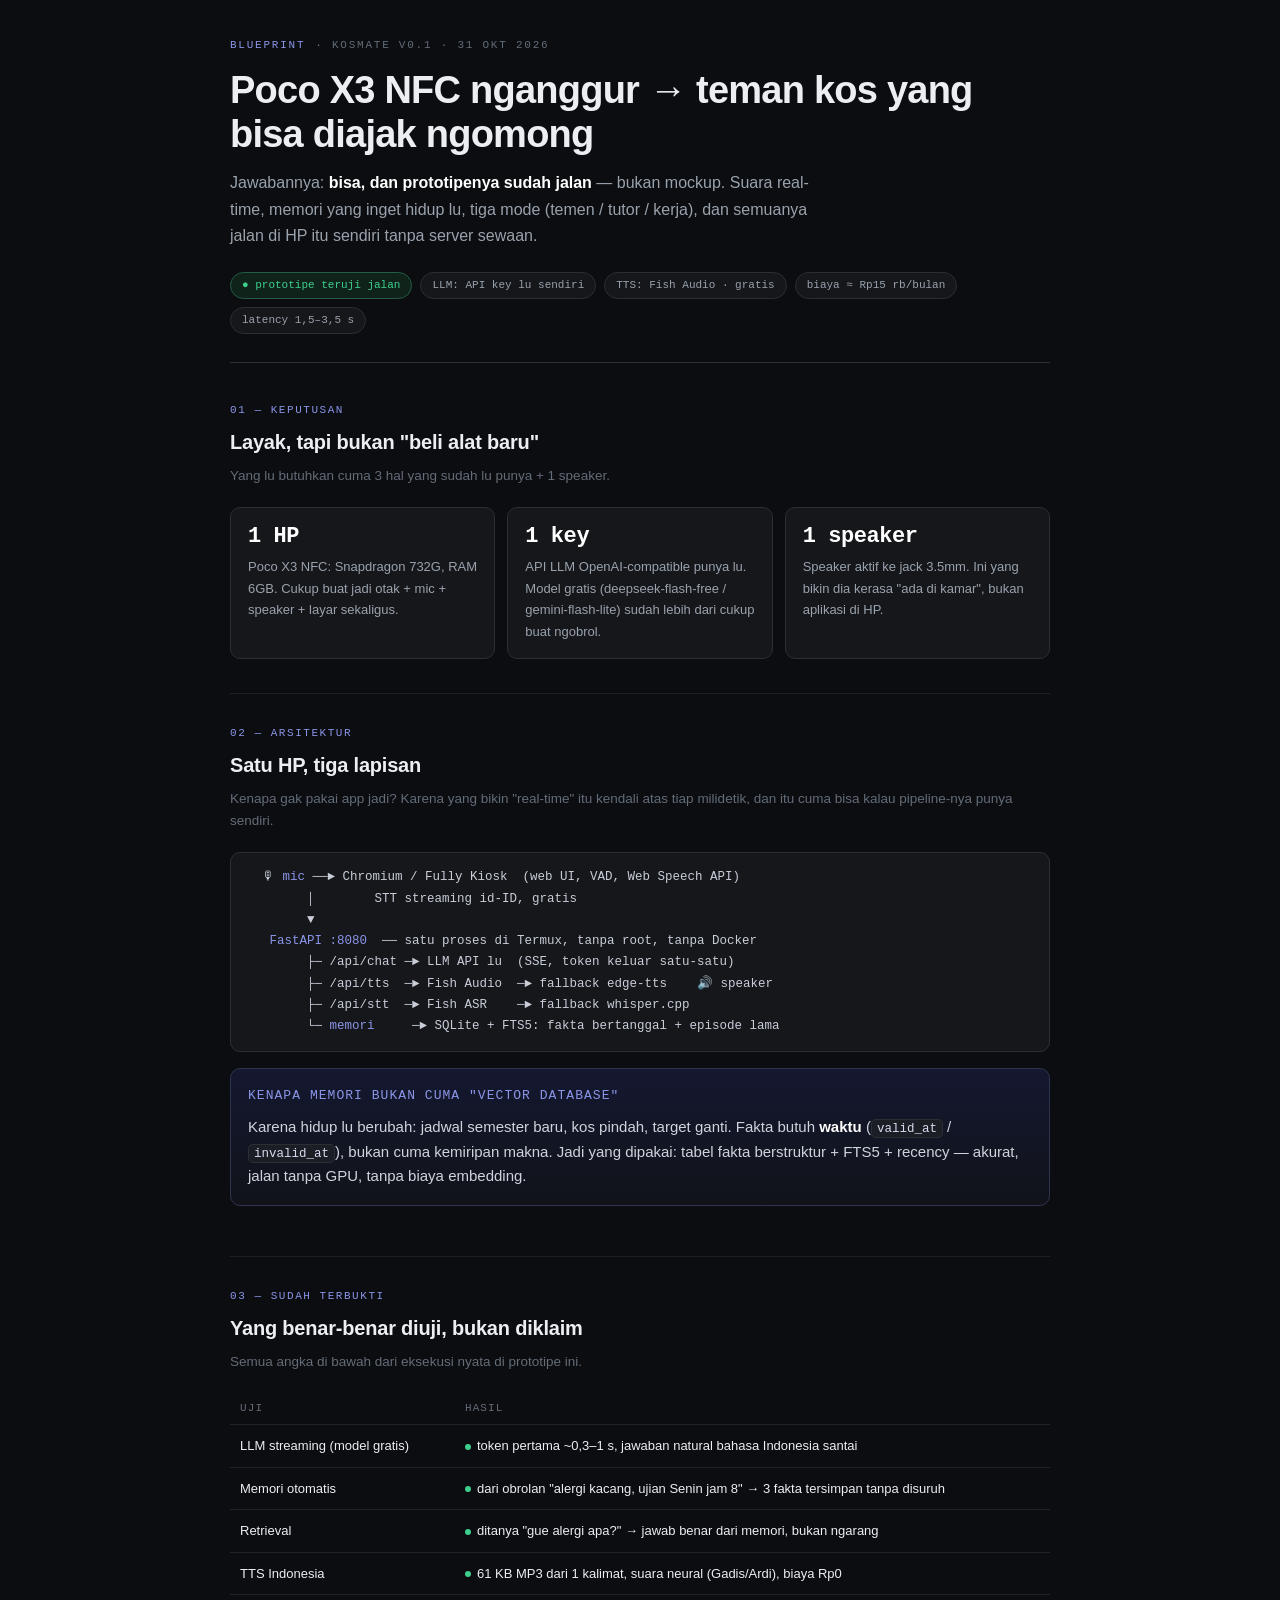
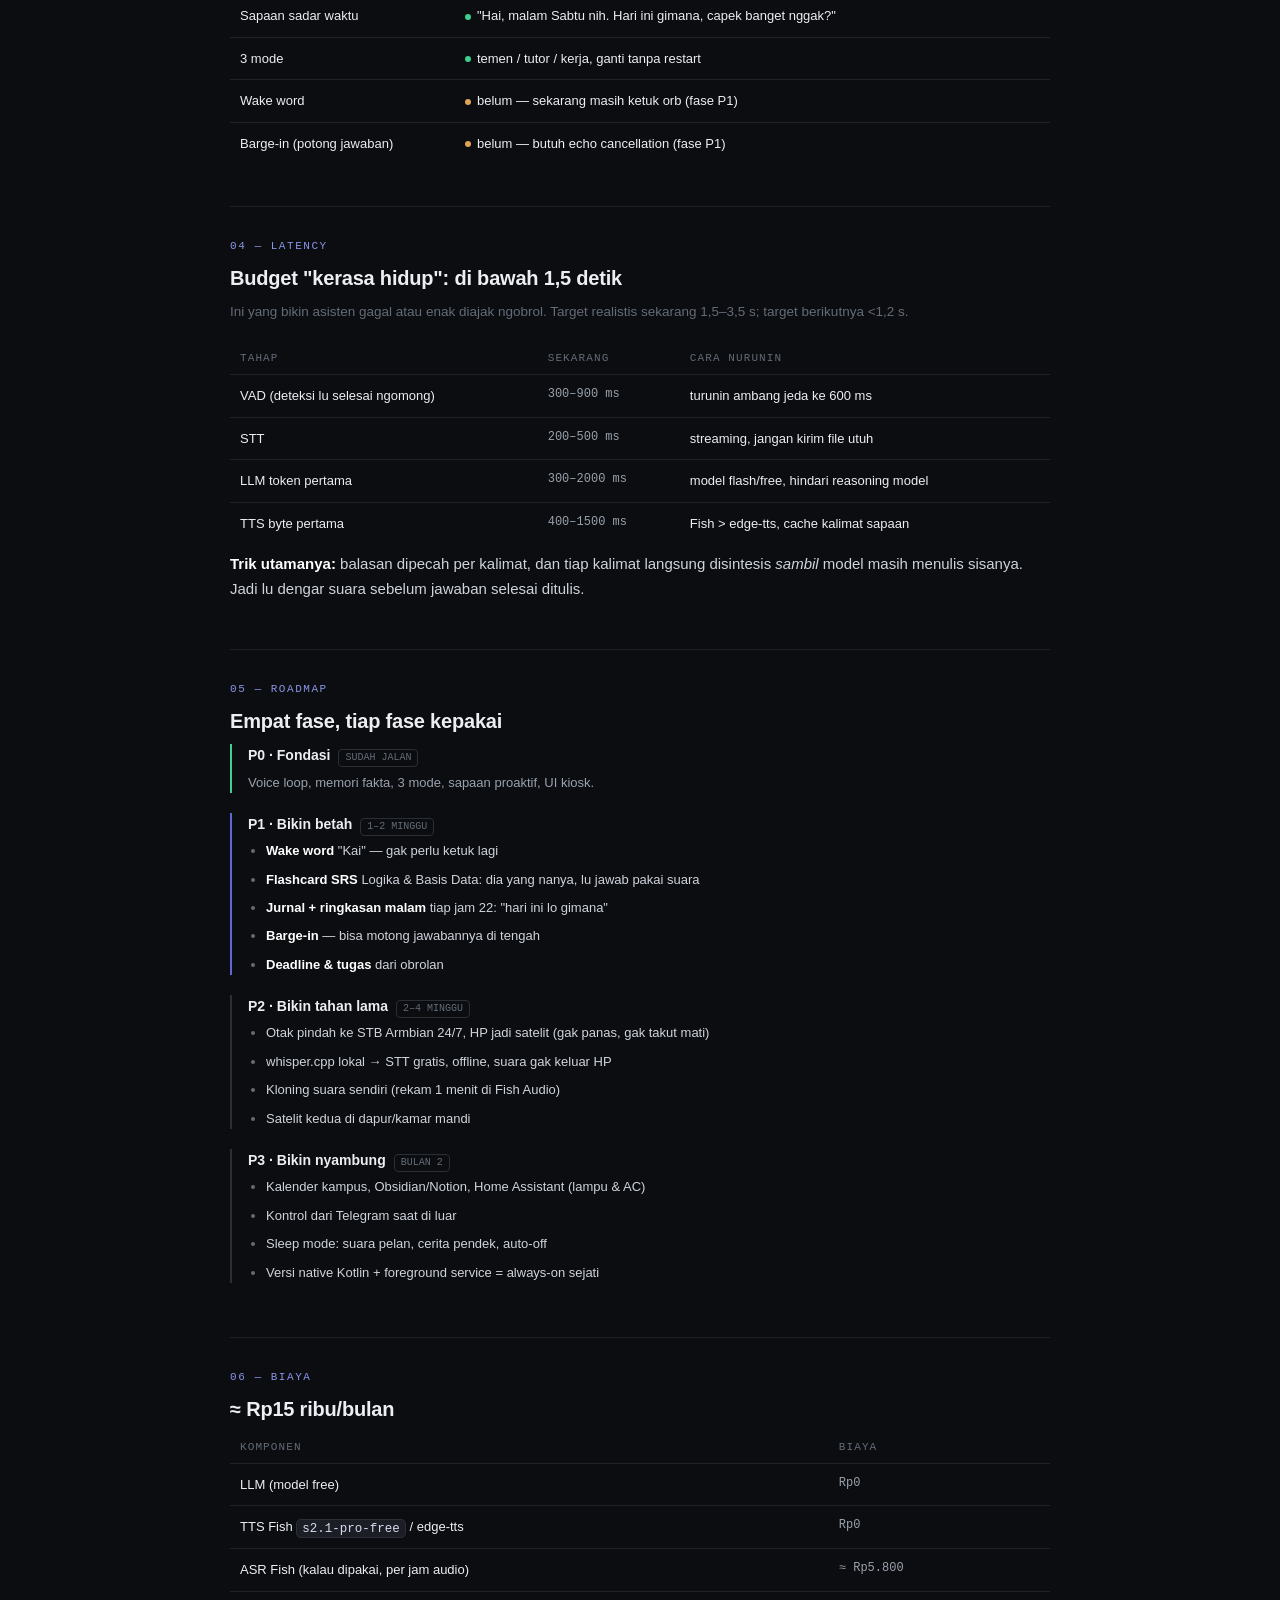
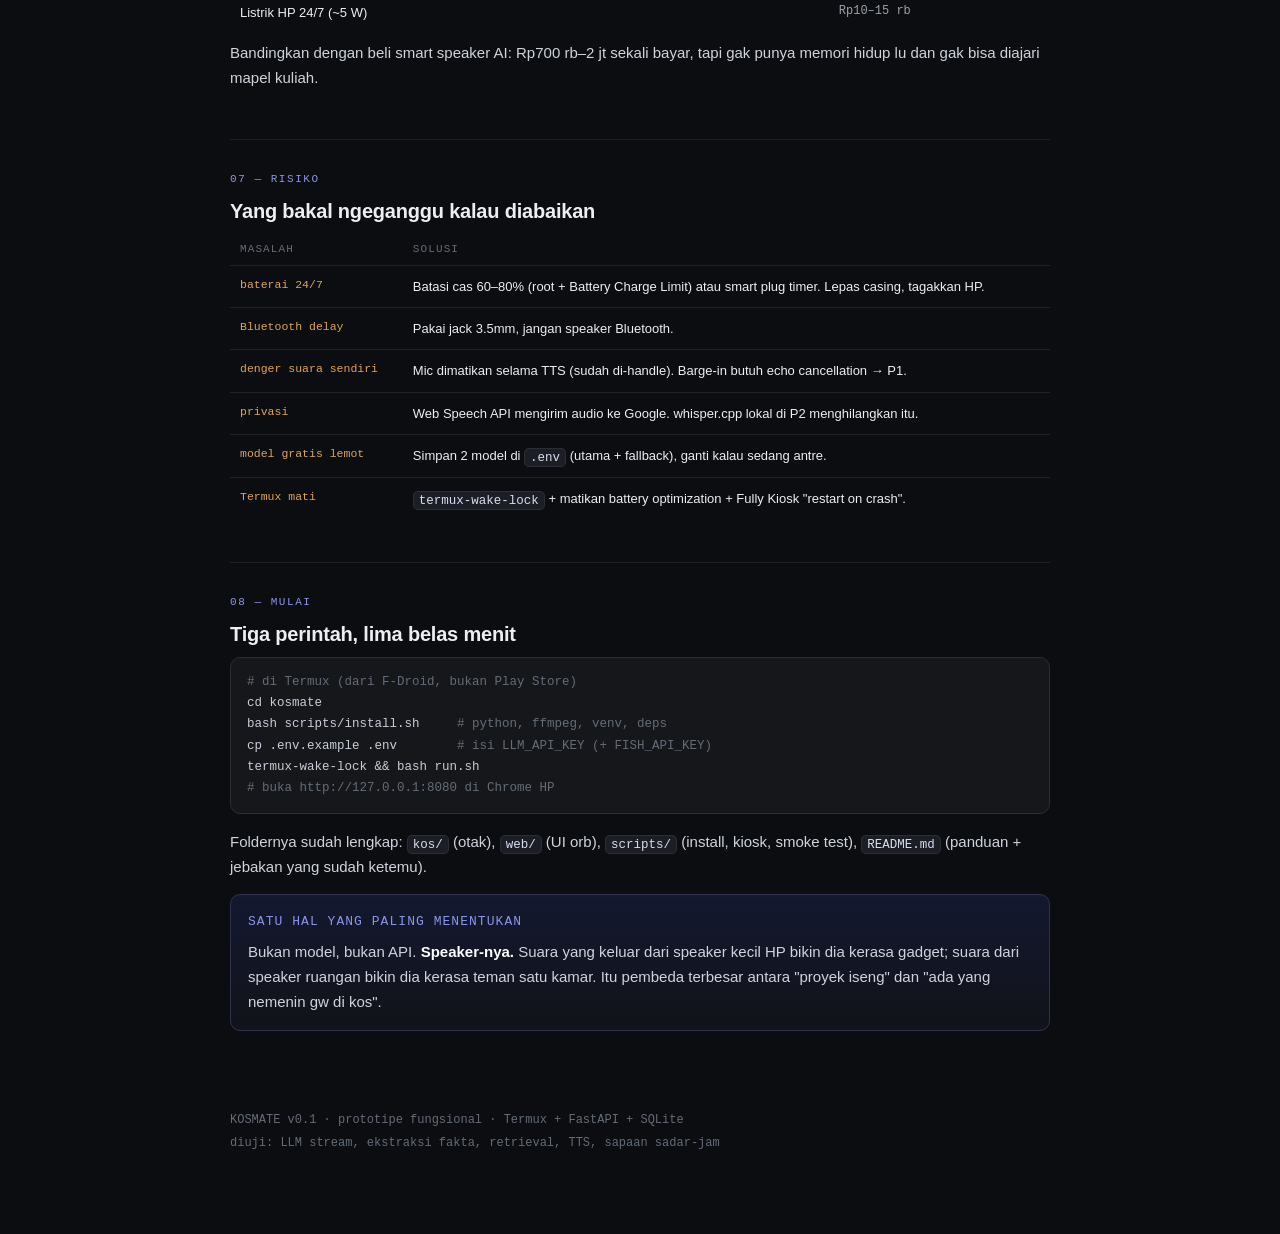
<file: docs/BLUEPRINT.html>
<!DOCTYPE html>
<html lang="id">
<head>
<meta charset="utf-8">
<meta name="viewport" content="width=device-width, initial-scale=1">
<title>Kosmate — blueprint AI teman kos dari Poco X3 NFC</title>
<style>
  :root{
    --bg:#0b0d10; --surface:#15171b; --surface-2:#1b1e24; --border:#2a2e35;
    --text:#eceef2; --muted:#9aa2ad; --dim:#646c78;
    --accent:#5e6ad2; --accent-soft:#8b95e8; --ok:#3ecf8e; --warn:#e0a458; --danger:#e5484d;
    --mono:ui-monospace,SFMono-Regular,"JetBrains Mono",Menlo,monospace;
  }
  *{box-sizing:border-box}
  body{
    margin:0;background:var(--bg);color:var(--text);
    font:15px/1.65 "Inter",-apple-system,BlinkMacSystemFont,"Segoe UI",Roboto,sans-serif;
    -webkit-font-smoothing:antialiased;
  }
  .wrap{max-width:860px;margin:0 auto;padding:40px 20px 80px}
  header{border-bottom:1px solid var(--border);padding-bottom:28px;margin-bottom:8px}
  .kicker{
    font:11px/1 var(--mono);letter-spacing:.16em;text-transform:uppercase;color:var(--dim);
    display:flex;gap:10px;align-items:center;margin-bottom:18px;
  }
  .kicker b{color:var(--accent-soft);font-weight:500}
  h1{font-size:clamp(26px,5vw,38px);line-height:1.15;letter-spacing:-.02em;margin:0 0 14px;font-weight:600}
  .lede{color:var(--muted);font-size:16px;max-width:66ch;margin:0}
  .meta{display:flex;flex-wrap:wrap;gap:8px;margin-top:22px}
  .tag{
    font:11px/1 var(--mono);color:var(--muted);border:1px solid var(--border);
    background:var(--surface);border-radius:999px;padding:7px 11px;
  }
  .tag.ok{color:var(--ok);border-color:#245c44;background:#10231b}
  section{padding:34px 0;border-bottom:1px solid #1c2026}
  section:last-of-type{border-bottom:none}
  .num{
    font:11px/1 var(--mono);color:var(--accent-soft);letter-spacing:.14em;
    display:block;margin-bottom:10px;
  }
  h2{font-size:20px;letter-spacing:-.01em;margin:0 0 6px;font-weight:600}
  h2+.sub{color:var(--dim);font-size:13.5px;margin:0 0 20px}
  p{margin:0 0 14px;color:#cfd4dc}
  strong{color:#fff;font-weight:600}
  code{font:12.5px/1.5 var(--mono);background:var(--surface-2);border:1px solid var(--border);
       border-radius:5px;padding:1.5px 5px;color:#d8dcf0}
  pre{
    background:var(--surface);border:1px solid var(--border);border-radius:10px;
    padding:14px 16px;overflow-x:auto;margin:0 0 16px;
    font:12.5px/1.7 var(--mono);color:#c8cdd8;
  }
  pre .c{color:var(--dim)}
  pre .a{color:var(--accent-soft)}
  .grid{display:grid;gap:12px;grid-template-columns:1fr}
  @media(min-width:640px){.grid.two{grid-template-columns:1fr 1fr}.grid.three{grid-template-columns:repeat(3,1fr)}}
  .card{
    background:var(--surface);border:1px solid var(--border);border-radius:10px;padding:16px 17px;
  }
  .card h3{font-size:13px;margin:0 0 6px;font-weight:600;letter-spacing:-.01em}
  .card p{font-size:13px;color:var(--muted);margin:0}
  .card .big{font:600 22px/1.2 var(--mono);color:#fff;display:block;margin-bottom:6px;letter-spacing:-.02em}
  table{width:100%;border-collapse:collapse;font-size:13px;margin:0 0 8px}
  th,td{text-align:left;padding:10px 10px;border-bottom:1px solid #1e222a;vertical-align:top}
  th{font:11px/1 var(--mono);letter-spacing:.1em;text-transform:uppercase;color:var(--dim);font-weight:500}
  td.mono{font-family:var(--mono);font-size:12px;color:var(--muted);white-space:nowrap}
  tr:last-child td{border-bottom:none}
  .dot{display:inline-block;width:6px;height:6px;border-radius:50%;margin-right:6px;vertical-align:middle}
  .dot.ok{background:var(--ok)}.dot.warn{background:var(--warn)}.dot.danger{background:var(--danger)}
  ol,ul{padding-left:20px;margin:0 0 14px;color:#cfd4dc}
  li{margin-bottom:7px}
  li::marker{color:var(--dim)}
  .phase{border-left:2px solid var(--border);padding:0 0 0 16px;margin-bottom:20px}
  .phase.done{border-left-color:var(--ok)}
  .phase.next{border-left-color:var(--accent)}
  .phase h3{font-size:14px;margin:0 0 4px;display:flex;gap:8px;align-items:baseline;flex-wrap:wrap}
  .phase h3 span{font:10px/1 var(--mono);color:var(--dim);border:1px solid var(--border);border-radius:4px;padding:3px 6px}
  .phase p{font-size:13px;color:var(--muted);margin:0 0 6px}
  .phase ul{font-size:13px;margin:0;padding-left:18px}
  .callout{
    border:1px solid #2f3350;background:linear-gradient(180deg,#141830,#111319);
    border-radius:10px;padding:16px 17px;margin:0 0 16px;
  }
  .callout h3{margin:0 0 8px;font-size:13px;color:var(--accent-soft);font-family:var(--mono);
              letter-spacing:.08em;text-transform:uppercase;font-weight:500}
  .callout p:last-child{margin:0}
  footer{color:var(--dim);font-size:12px;padding-top:28px;font-family:var(--mono);line-height:1.9}
  .risk td:first-child{color:var(--warn);font-family:var(--mono);font-size:11.5px;white-space:nowrap}
</style>
</head>
<body>
<div class="wrap">

<header>
  <div class="kicker"><b>BLUEPRINT</b> · KOSMATE v0.1 · 31 OKT 2026</div>
  <h1>Poco X3 NFC nganggur → teman kos yang bisa diajak ngomong</h1>
  <p class="lede">Jawabannya: <strong>bisa, dan prototipenya sudah jalan</strong> — bukan mockup. Suara real-time, memori yang inget hidup lu, tiga mode (temen / tutor / kerja), dan semuanya jalan di HP itu sendiri tanpa server sewaan.</p>
  <div class="meta">
    <span class="tag ok">● prototipe teruji jalan</span>
    <span class="tag">LLM: API key lu sendiri</span>
    <span class="tag">TTS: Fish Audio · gratis</span>
    <span class="tag">biaya ≈ Rp15 rb/bulan</span>
    <span class="tag">latency 1,5–3,5 s</span>
  </div>
</header>

<section>
  <span class="num">01 — KEPUTUSAN</span>
  <h2>Layak, tapi bukan "beli alat baru"</h2>
  <p class="sub">Yang lu butuhkan cuma 3 hal yang sudah lu punya + 1 speaker.</p>
  <div class="grid three">
    <div class="card"><span class="big">1 HP</span><p>Poco X3 NFC: Snapdragon 732G, RAM 6GB. Cukup buat jadi otak + mic + speaker + layar sekaligus.</p></div>
    <div class="card"><span class="big">1 key</span><p>API LLM OpenAI-compatible punya lu. Model gratis (deepseek-flash-free / gemini-flash-lite) sudah lebih dari cukup buat ngobrol.</p></div>
    <div class="card"><span class="big">1 speaker</span><p>Speaker aktif ke jack 3.5mm. Ini yang bikin dia kerasa "ada di kamar", bukan aplikasi di HP.</p></div>
  </div>
</section>

<section>
  <span class="num">02 — ARSITEKTUR</span>
  <h2>Satu HP, tiga lapisan</h2>
  <p class="sub">Kenapa gak pakai app jadi? Karena yang bikin "real-time" itu kendali atas tiap milidetik, dan itu cuma bisa kalau pipeline-nya punya sendiri.</p>
<pre>
  🎙 <span class="a">mic</span> ──► Chromium / Fully Kiosk  (web UI, VAD, Web Speech API)
        │        STT streaming id-ID, gratis
        ▼
   <span class="a">FastAPI :8080</span>  ── satu proses di Termux, tanpa root, tanpa Docker
        ├─ /api/chat ─► LLM API lu  (SSE, token keluar satu-satu)
        ├─ /api/tts  ─► Fish Audio  ─► fallback edge-tts    🔊 speaker
        ├─ /api/stt  ─► Fish ASR    ─► fallback whisper.cpp
        └─ <span class="a">memori</span>     ─► SQLite + FTS5: fakta bertanggal + episode lama
</pre>
  <div class="callout">
    <h3>kenapa memori bukan cuma "vector database"</h3>
    <p>Karena hidup lu berubah: jadwal semester baru, kos pindah, target ganti. Fakta butuh <strong>waktu</strong> (<code>valid_at</code> / <code>invalid_at</code>), bukan cuma kemiripan makna. Jadi yang dipakai: tabel fakta berstruktur + FTS5 + recency — akurat, jalan tanpa GPU, tanpa biaya embedding.</p>
  </div>
</section>

<section>
  <span class="num">03 — SUDAH TERBUKTI</span>
  <h2>Yang benar-benar diuji, bukan diklaim</h2>
  <p class="sub">Semua angka di bawah dari eksekusi nyata di prototipe ini.</p>
  <table>
    <tr><th>Uji</th><th>Hasil</th></tr>
    <tr><td>LLM streaming (model gratis)</td><td><span class="dot ok"></span>token pertama ~0,3–1 s, jawaban natural bahasa Indonesia santai</td></tr>
    <tr><td>Memori otomatis</td><td><span class="dot ok"></span>dari obrolan "alergi kacang, ujian Senin jam 8" → 3 fakta tersimpan tanpa disuruh</td></tr>
    <tr><td>Retrieval</td><td><span class="dot ok"></span>ditanya "gue alergi apa?" → jawab benar dari memori, bukan ngarang</td></tr>
    <tr><td>TTS Indonesia</td><td><span class="dot ok"></span>61 KB MP3 dari 1 kalimat, suara neural (Gadis/Ardi), biaya Rp0</td></tr>
    <tr><td>Sapaan sadar waktu</td><td><span class="dot ok"></span>"Hai, malam Sabtu nih. Hari ini gimana, capek banget nggak?"</td></tr>
    <tr><td>3 mode</td><td><span class="dot ok"></span>temen / tutor / kerja, ganti tanpa restart</td></tr>
    <tr><td>Wake word</td><td><span class="dot warn"></span>belum — sekarang masih ketuk orb (fase P1)</td></tr>
    <tr><td>Barge-in (potong jawaban)</td><td><span class="dot warn"></span>belum — butuh echo cancellation (fase P1)</td></tr>
  </table>
</section>

<section>
  <span class="num">04 — LATENCY</span>
  <h2>Budget "kerasa hidup": di bawah 1,5 detik</h2>
  <p class="sub">Ini yang bikin asisten gagal atau enak diajak ngobrol. Target realistis sekarang 1,5–3,5 s; target berikutnya &lt;1,2 s.</p>
  <table>
    <tr><th>Tahap</th><th>Sekarang</th><th>Cara nurunin</th></tr>
    <tr><td>VAD (deteksi lu selesai ngomong)</td><td class="mono">300–900 ms</td><td>turunin ambang jeda ke 600 ms</td></tr>
    <tr><td>STT</td><td class="mono">200–500 ms</td><td>streaming, jangan kirim file utuh</td></tr>
    <tr><td>LLM token pertama</td><td class="mono">300–2000 ms</td><td>model flash/free, hindari reasoning model</td></tr>
    <tr><td>TTS byte pertama</td><td class="mono">400–1500 ms</td><td>Fish &gt; edge-tts, cache kalimat sapaan</td></tr>
  </table>
  <p><strong>Trik utamanya:</strong> balasan dipecah per kalimat, dan tiap kalimat langsung disintesis <em>sambil</em> model masih menulis sisanya. Jadi lu dengar suara sebelum jawaban selesai ditulis.</p>
</section>

<section>
  <span class="num">05 — ROADMAP</span>
  <h2>Empat fase, tiap fase kepakai</h2>
  <div class="phase done">
    <h3>P0 · Fondasi <span>SUDAH JALAN</span></h3>
    <p>Voice loop, memori fakta, 3 mode, sapaan proaktif, UI kiosk.</p>
  </div>
  <div class="phase next">
    <h3>P1 · Bikin betah <span>1–2 MINGGU</span></h3>
    <ul>
      <li><strong>Wake word</strong> "Kai" — gak perlu ketuk lagi</li>
      <li><strong>Flashcard SRS</strong> Logika &amp; Basis Data: dia yang nanya, lu jawab pakai suara</li>
      <li><strong>Jurnal + ringkasan malam</strong> tiap jam 22: "hari ini lo gimana"</li>
      <li><strong>Barge-in</strong> — bisa motong jawabannya di tengah</li>
      <li><strong>Deadline &amp; tugas</strong> dari obrolan</li>
    </ul>
  </div>
  <div class="phase">
    <h3>P2 · Bikin tahan lama <span>2–4 MINGGU</span></h3>
    <ul>
      <li>Otak pindah ke STB Armbian 24/7, HP jadi satelit (gak panas, gak takut mati)</li>
      <li>whisper.cpp lokal → STT gratis, offline, suara gak keluar HP</li>
      <li>Kloning suara sendiri (rekam 1 menit di Fish Audio)</li>
      <li>Satelit kedua di dapur/kamar mandi</li>
    </ul>
  </div>
  <div class="phase">
    <h3>P3 · Bikin nyambung <span>BULAN 2</span></h3>
    <ul>
      <li>Kalender kampus, Obsidian/Notion, Home Assistant (lampu &amp; AC)</li>
      <li>Kontrol dari Telegram saat di luar</li>
      <li>Sleep mode: suara pelan, cerita pendek, auto-off</li>
      <li>Versi native Kotlin + foreground service = always-on sejati</li>
    </ul>
  </div>
</section>

<section>
  <span class="num">06 — BIAYA</span>
  <h2>≈ Rp15 ribu/bulan</h2>
  <table>
    <tr><th>Komponen</th><th>Biaya</th></tr>
    <tr><td>LLM (model free)</td><td class="mono">Rp0</td></tr>
    <tr><td>TTS Fish <code>s2.1-pro-free</code> / edge-tts</td><td class="mono">Rp0</td></tr>
    <tr><td>ASR Fish (kalau dipakai, per jam audio)</td><td class="mono">≈ Rp5.800</td></tr>
    <tr><td>Listrik HP 24/7 (~5 W)</td><td class="mono">Rp10–15 rb</td></tr>
  </table>
  <p>Bandingkan dengan beli smart speaker AI: Rp700 rb–2 jt sekali bayar, tapi gak punya memori hidup lu dan gak bisa diajari mapel kuliah.</p>
</section>

<section>
  <span class="num">07 — RISIKO</span>
  <h2>Yang bakal ngeganggu kalau diabaikan</h2>
  <table class="risk">
    <tr><th>Masalah</th><th>Solusi</th></tr>
    <tr><td>baterai 24/7</td><td>Batasi cas 60–80% (root + Battery Charge Limit) atau smart plug timer. Lepas casing, tagakkan HP.</td></tr>
    <tr><td>Bluetooth delay</td><td>Pakai jack 3.5mm, jangan speaker Bluetooth.</td></tr>
    <tr><td>denger suara sendiri</td><td>Mic dimatikan selama TTS (sudah di-handle). Barge-in butuh echo cancellation → P1.</td></tr>
    <tr><td>privasi</td><td>Web Speech API mengirim audio ke Google. whisper.cpp lokal di P2 menghilangkan itu.</td></tr>
    <tr><td>model gratis lemot</td><td>Simpan 2 model di <code>.env</code> (utama + fallback), ganti kalau sedang antre.</td></tr>
    <tr><td>Termux mati</td><td><code>termux-wake-lock</code> + matikan battery optimization + Fully Kiosk "restart on crash".</td></tr>
  </table>
</section>

<section>
  <span class="num">08 — MULAI</span>
  <h2>Tiga perintah, lima belas menit</h2>
<pre><span class="c"># di Termux (dari F-Droid, bukan Play Store)</span>
cd kosmate
bash scripts/install.sh     <span class="c"># python, ffmpeg, venv, deps</span>
cp .env.example .env        <span class="c"># isi LLM_API_KEY (+ FISH_API_KEY)</span>
termux-wake-lock &amp;&amp; bash run.sh
<span class="c"># buka http://127.0.0.1:8080 di Chrome HP</span></pre>
  <p>Foldernya sudah lengkap: <code>kos/</code> (otak), <code>web/</code> (UI orb), <code>scripts/</code> (install, kiosk, smoke test), <code>README.md</code> (panduan + jebakan yang sudah ketemu).</p>

  <div class="callout">
    <h3>satu hal yang paling menentukan</h3>
    <p>Bukan model, bukan API. <strong>Speaker-nya.</strong> Suara yang keluar dari speaker kecil HP bikin dia kerasa gadget; suara dari speaker ruangan bikin dia kerasa teman satu kamar. Itu pembeda terbesar antara "proyek iseng" dan "ada yang nemenin gw di kos".</p>
  </div>
</section>

<footer>
  KOSMATE v0.1 · prototipe fungsional · Termux + FastAPI + SQLite<br>
  diuji: LLM stream, ekstraksi fakta, retrieval, TTS, sapaan sadar-jam
</footer>

</div>
</body>
</html>
</file>
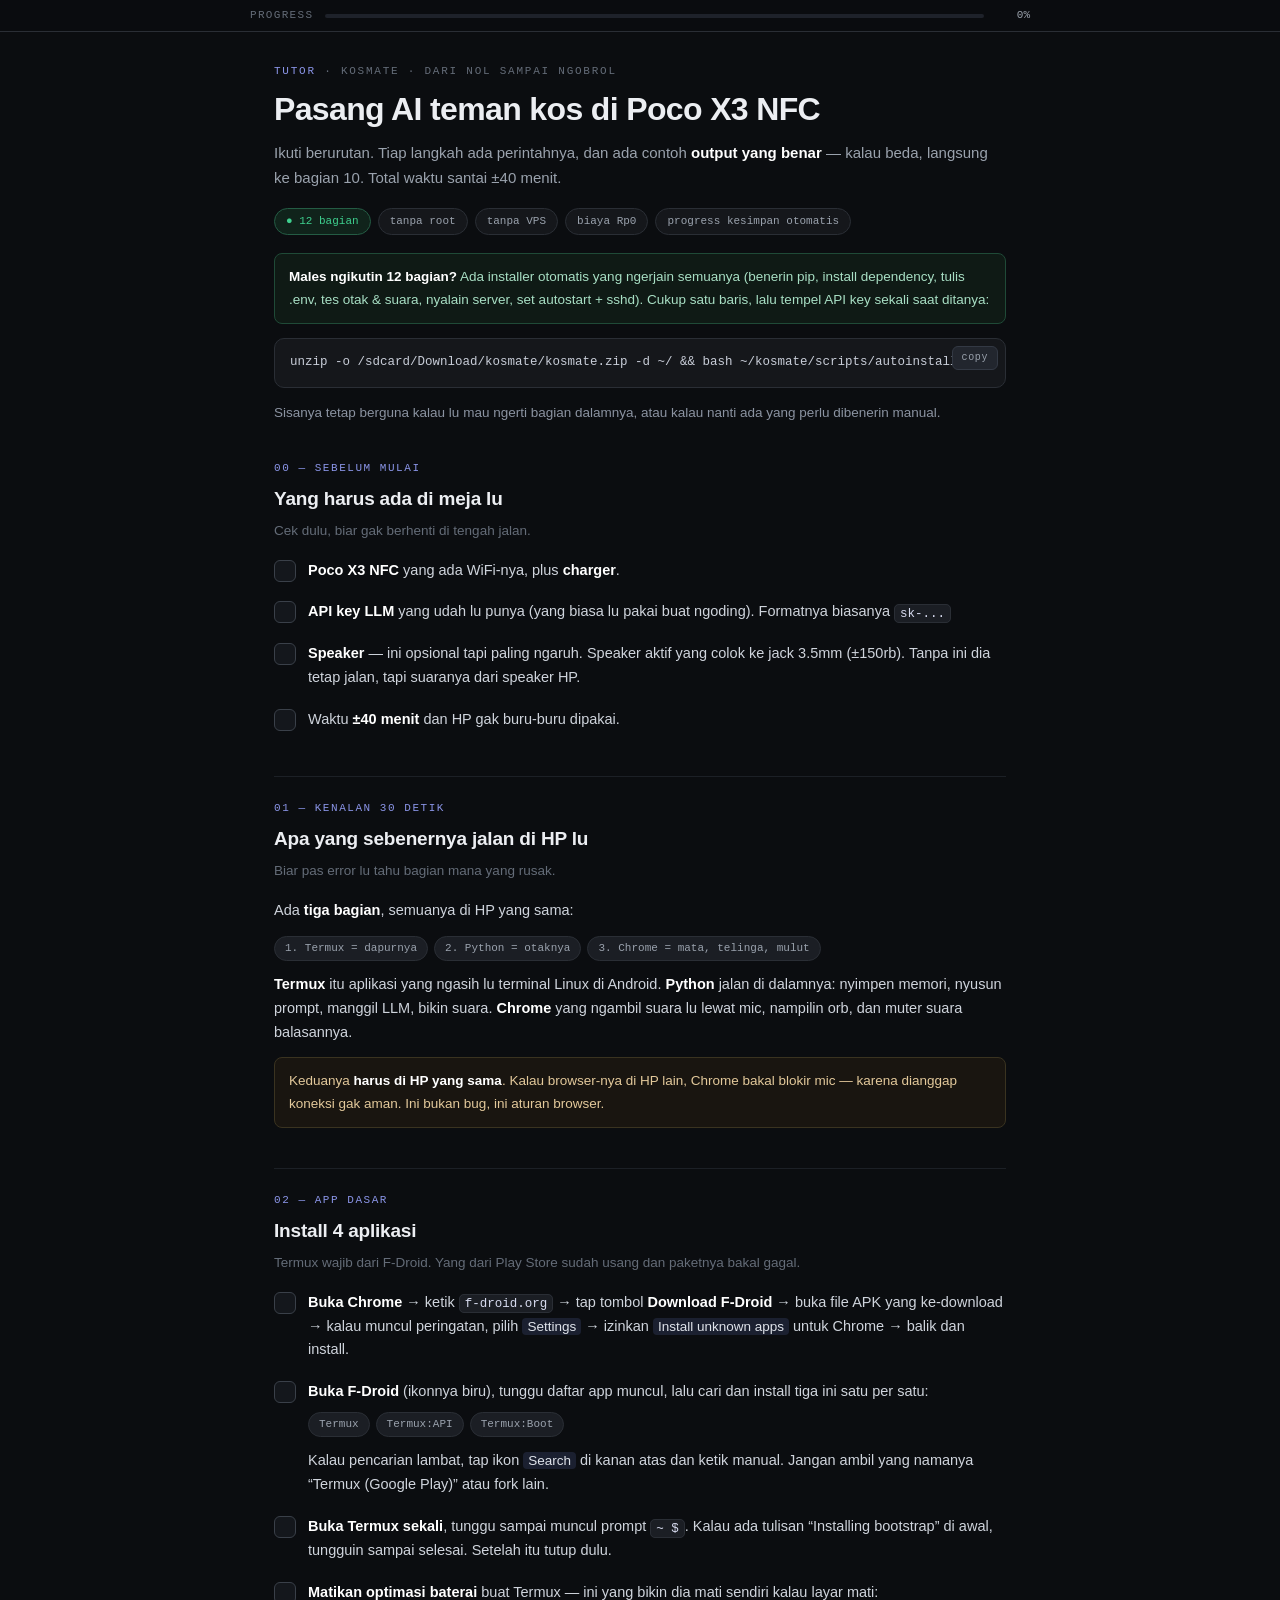
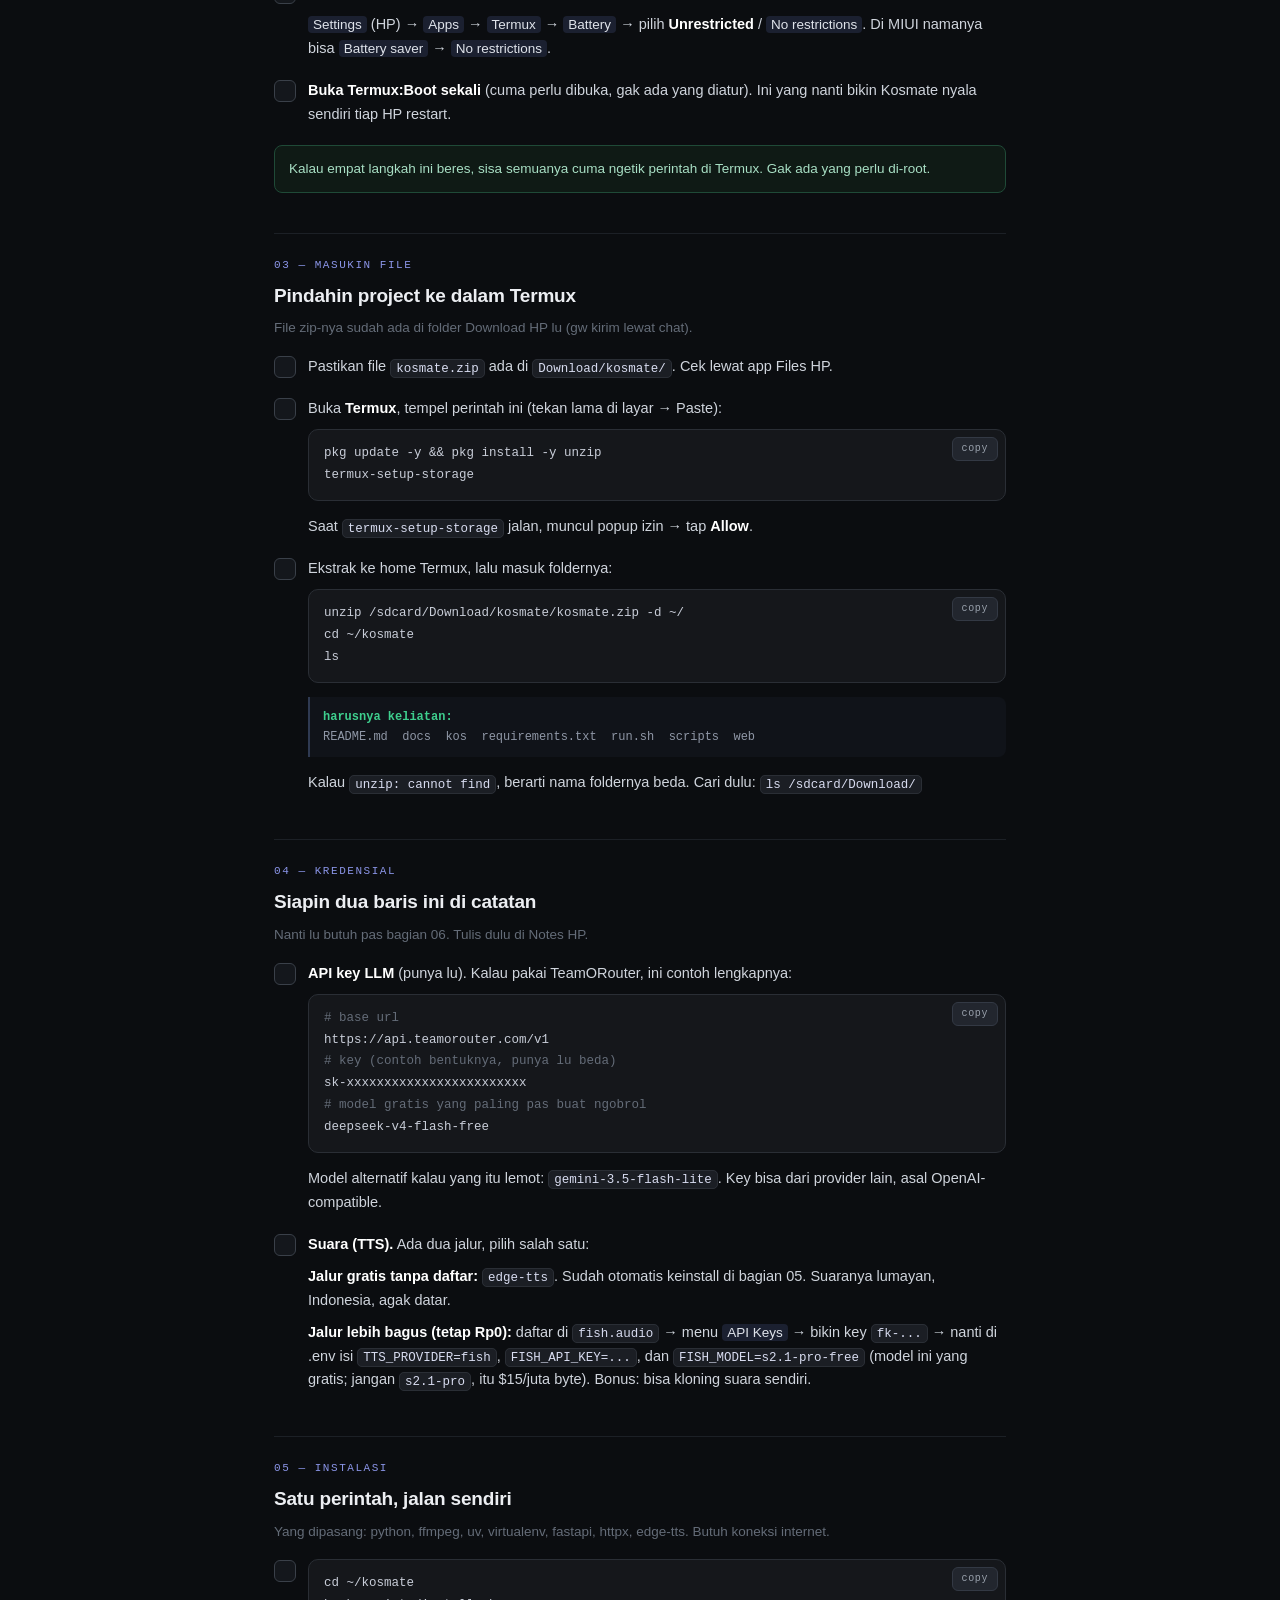
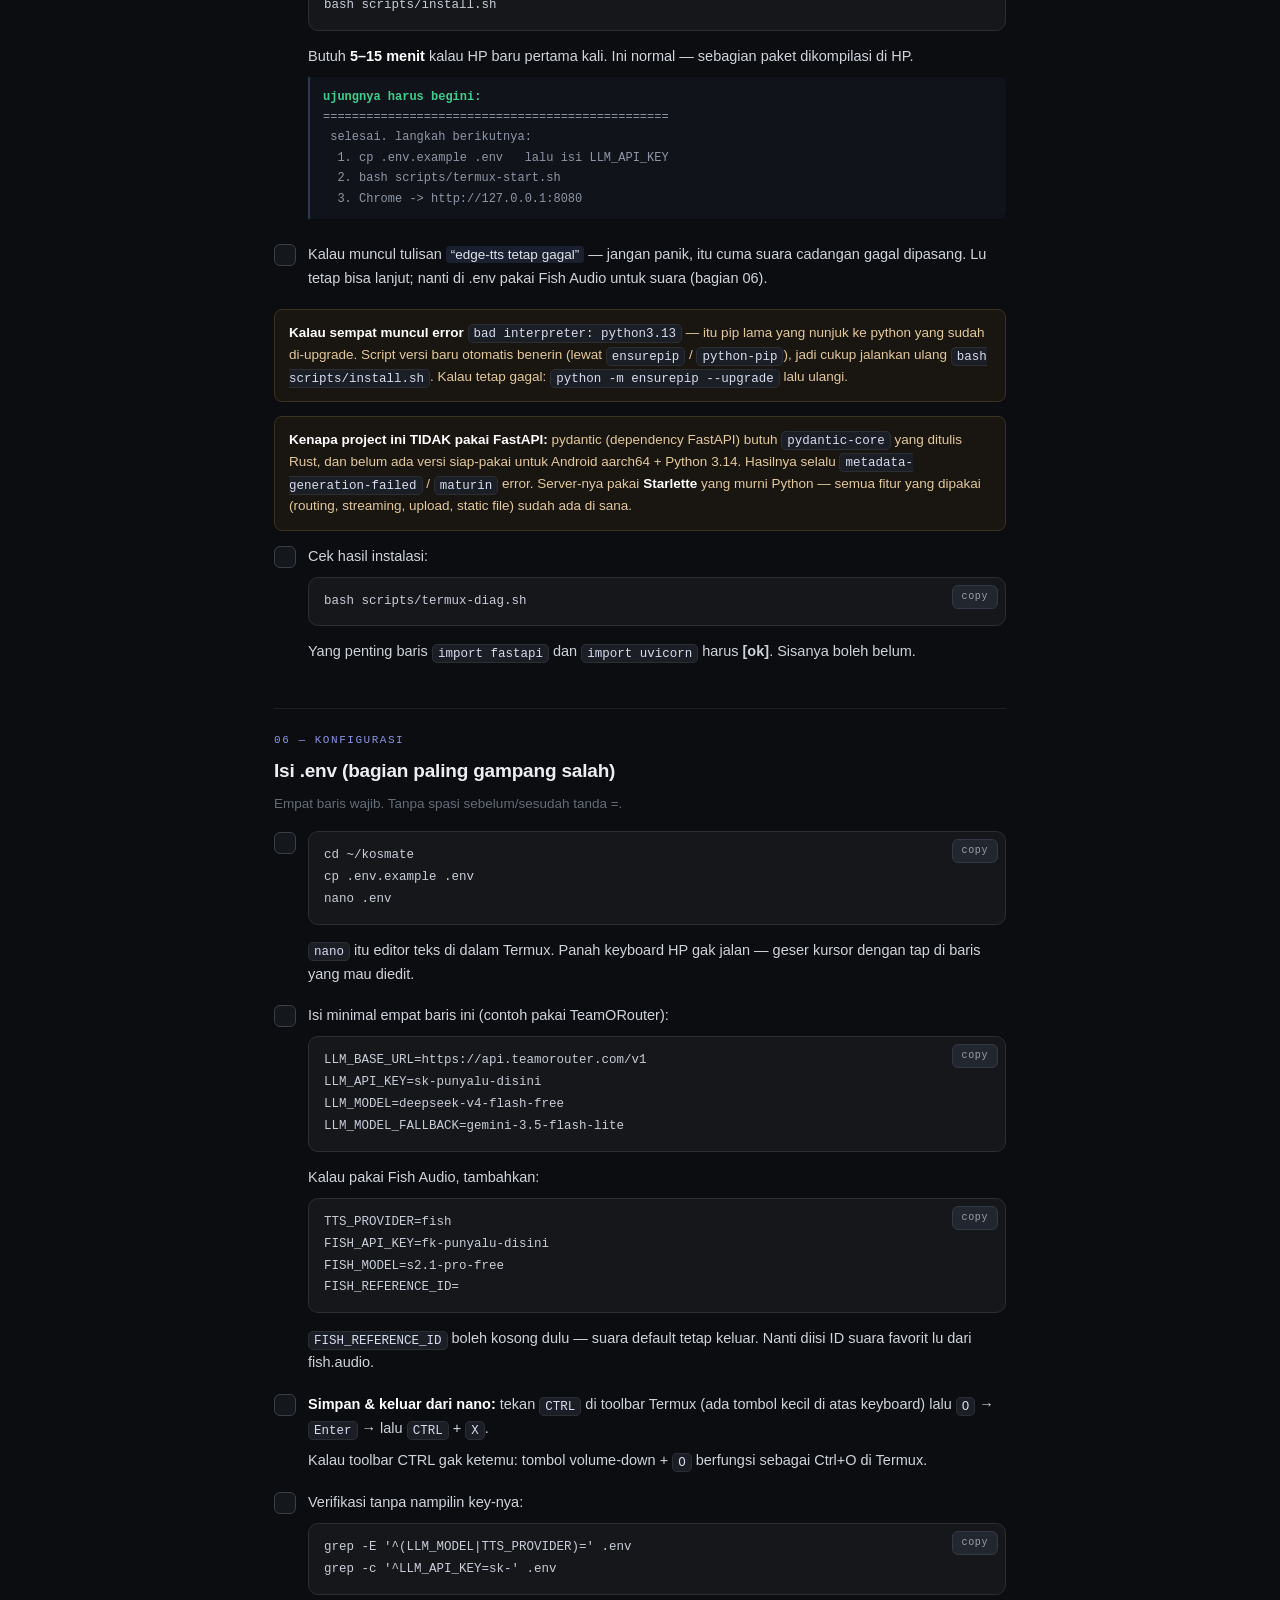
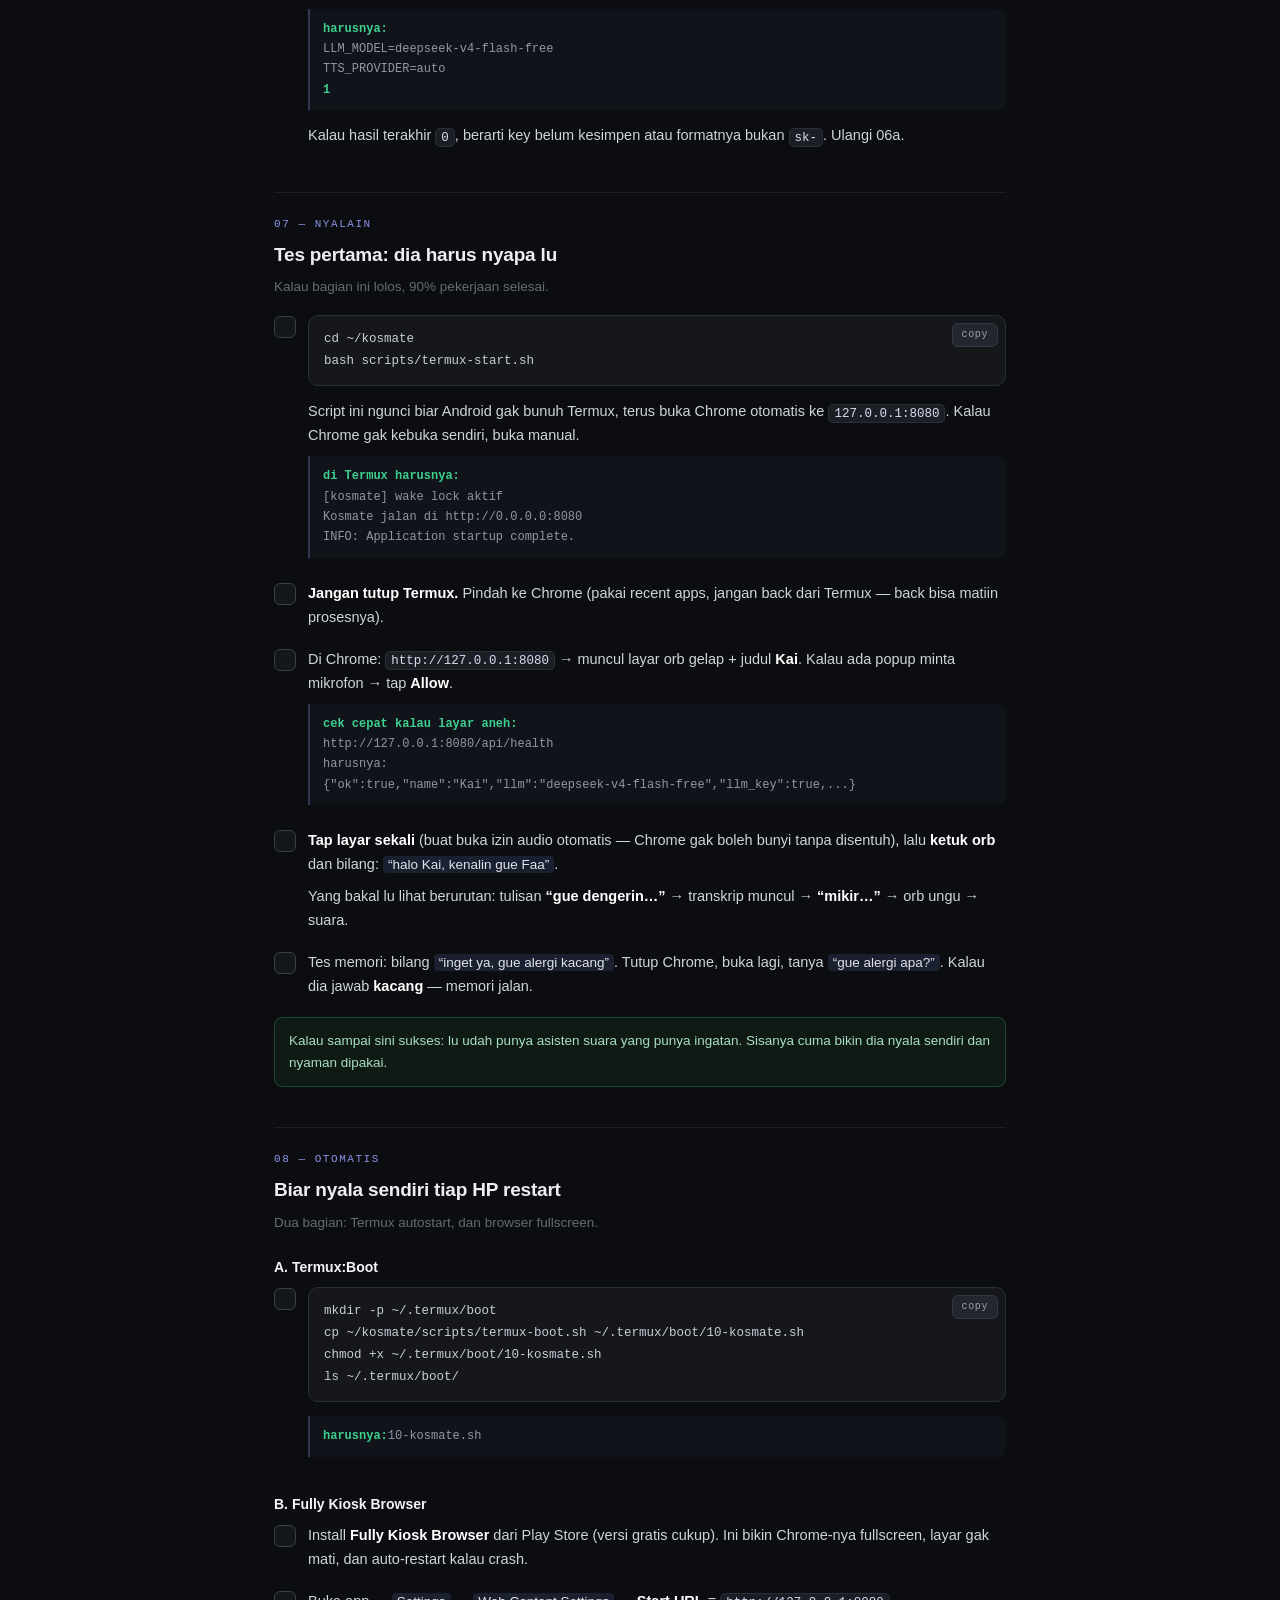
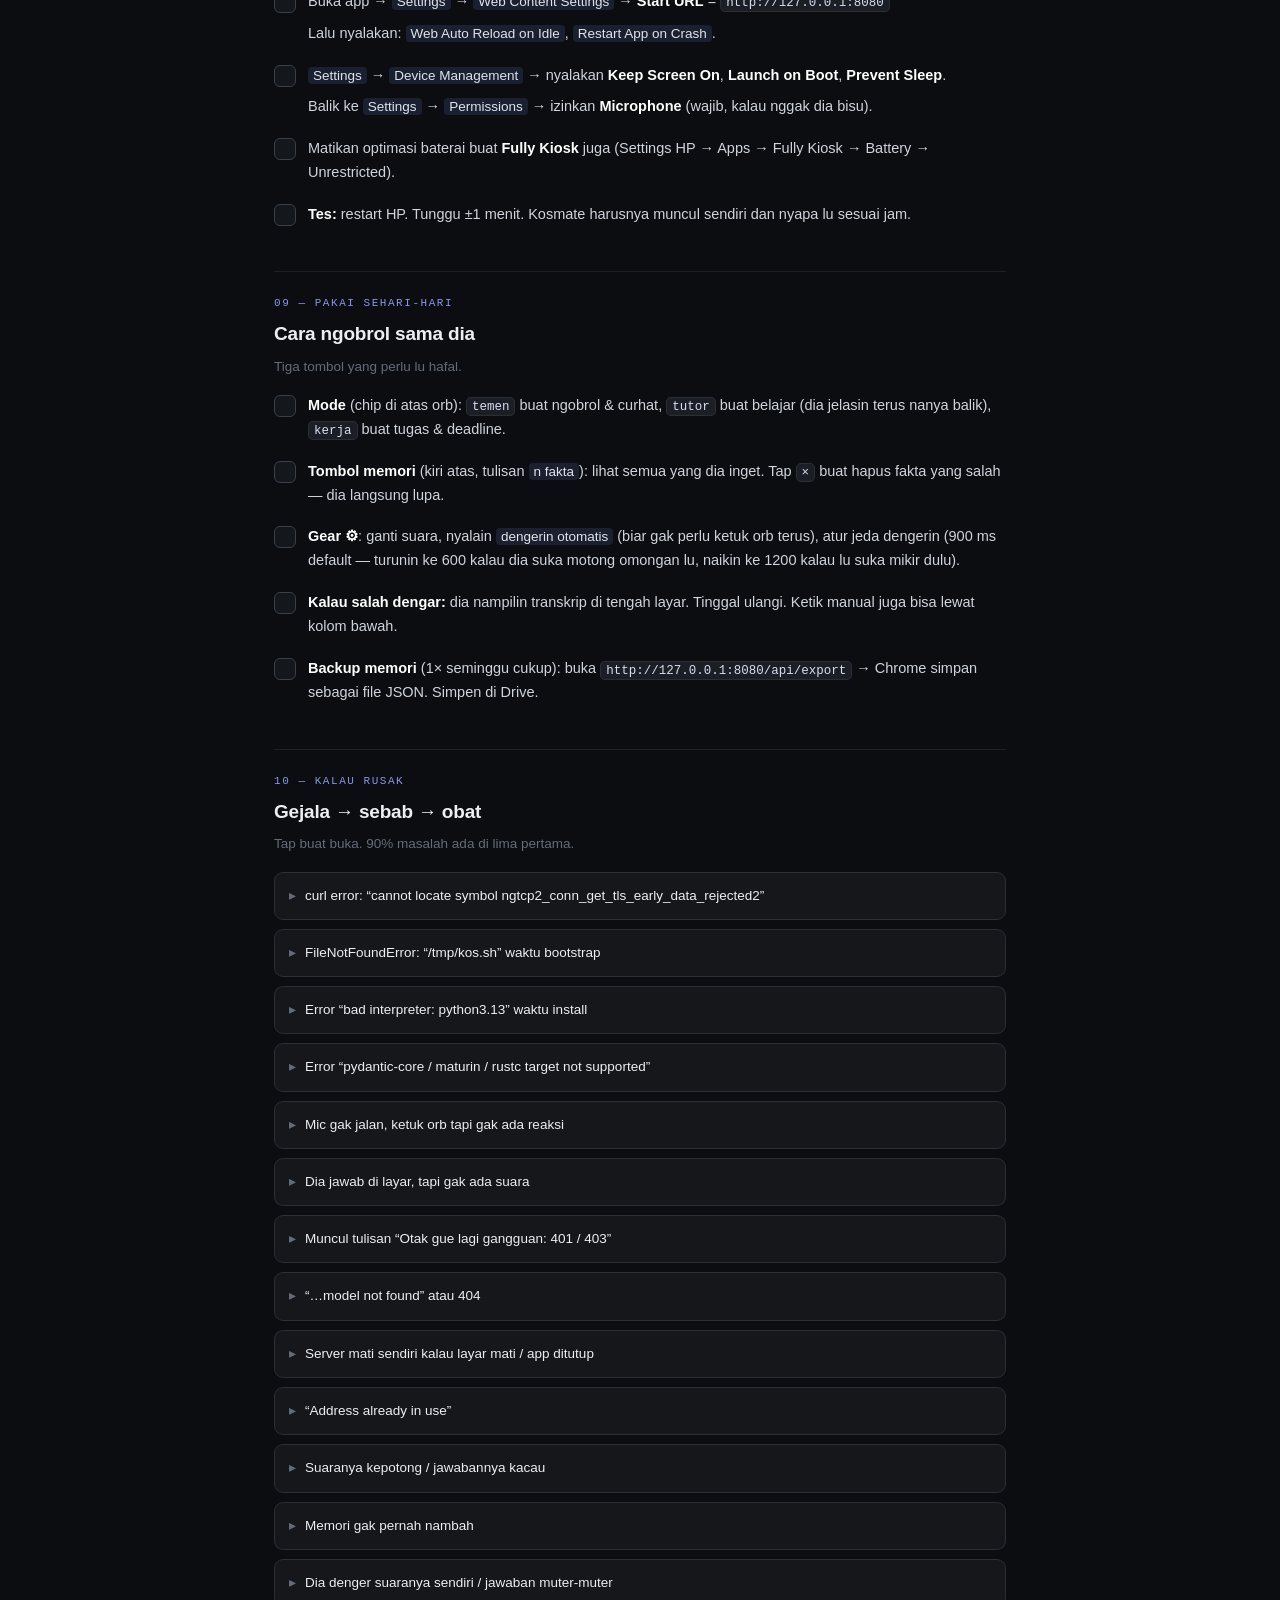
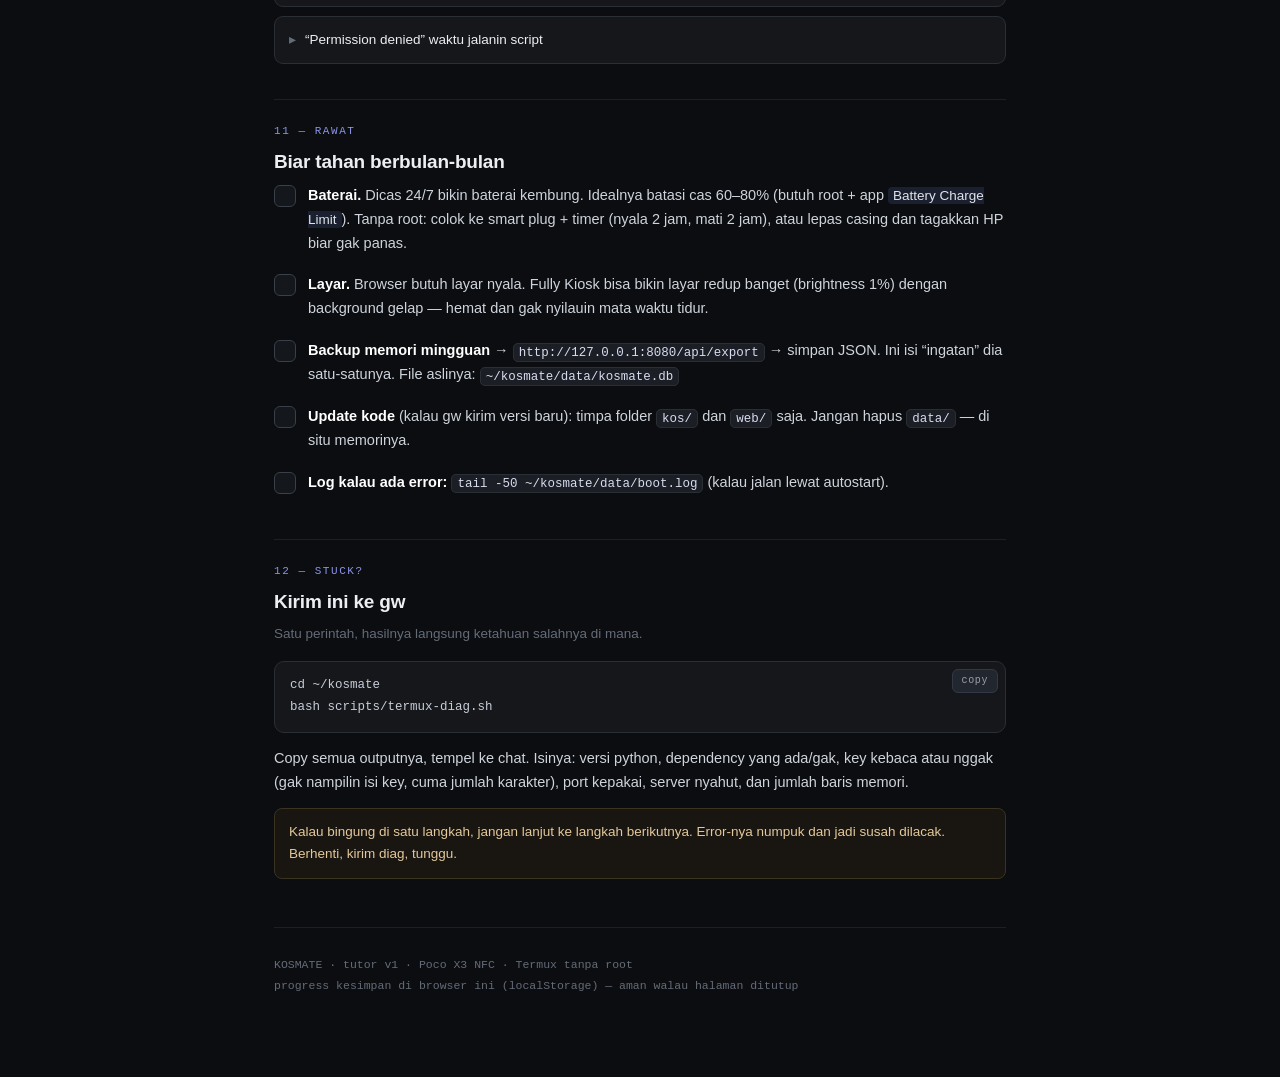
<file: docs/TUTORIAL.html>
<!DOCTYPE html>
<html lang="id">
<head>
<meta charset="utf-8">
<meta name="viewport" content="width=device-width, initial-scale=1, viewport-fit=cover">
<title>Kosmate — Tutor Pasang dari Nol (Poco X3 NFC)</title>
<style>
  :root{
    --bg:#0b0d10; --surface:#15171b; --surface-2:#1b1e24; --border:#2a2e35;
    --text:#eceef2; --muted:#9aa2ad; --dim:#646c78;
    --accent:#5e6ad2; --accent-soft:#8b95e8; --ok:#3ecf8e; --warn:#e0a458; --danger:#e5484d;
    --mono:ui-monospace,SFMono-Regular,"JetBrains Mono",Menlo,monospace;
  }
  *{box-sizing:border-box}
  html{scroll-behavior:smooth}
  body{
    margin:0;background:var(--bg);color:var(--text);
    font:15px/1.65 Inter,-apple-system,BlinkMacSystemFont,"Segoe UI",Roboto,sans-serif;
    -webkit-font-smoothing:antialiased;padding-bottom:80px;
  }
  .bar{
    position:sticky;top:0;z-index:20;background:#0b0d10ee;backdrop-filter:blur(12px);
    border-bottom:1px solid var(--border);padding:10px 16px;
  }
  .bar-in{max-width:780px;margin:0 auto;display:flex;align-items:center;gap:12px}
  .bar-t{font:11px/1 var(--mono);letter-spacing:.12em;text-transform:uppercase;color:var(--dim)}
  .track{flex:1;height:4px;background:#1e222a;border-radius:99px;overflow:hidden}
  .fill{height:100%;width:0;background:linear-gradient(90deg,#4c56c9,#8b95e8);transition:width .3s ease}
  .pct{font:11px/1 var(--mono);color:var(--muted);min-width:34px;text-align:right}
  .wrap{max-width:780px;margin:0 auto;padding:26px 16px 0}
  .kicker{font:11px/1 var(--mono);letter-spacing:.16em;text-transform:uppercase;color:var(--dim);margin-bottom:14px}
  .kicker b{color:var(--accent-soft);font-weight:500}
  h1{font-size:clamp(23px,5.6vw,32px);line-height:1.18;letter-spacing:-.02em;margin:0 0 12px;font-weight:600}
  .lede{color:var(--muted);font-size:15px;margin:0 0 18px}
  .facts{display:flex;flex-wrap:wrap;gap:7px;margin-bottom:8px}
  .tag{font:11px/1 var(--mono);color:var(--muted);border:1px solid var(--border);background:var(--surface);border-radius:999px;padding:7px 11px}
  .tag.ok{color:var(--ok);border-color:#245c44;background:#10231b}
  section{padding:26px 0;border-bottom:1px solid #1c2026}
  section:last-of-type{border-bottom:none}
  .num{font:11px/1 var(--mono);color:var(--accent-soft);letter-spacing:.14em;display:block;margin-bottom:9px}
  h2{font-size:19px;letter-spacing:-.01em;margin:0 0 6px;font-weight:600}
  .sub{color:var(--dim);font-size:13.5px;margin:0 0 16px}
  h3{font-size:14px;margin:22px 0 8px;font-weight:600;color:#f2f4f8}
  p{margin:0 0 13px;color:#cfd4dc;font-size:14.5px}
  strong{color:#fff;font-weight:600}
  em{color:#dfe3ea;font-style:normal;background:#1b2030;padding:1px 5px;border-radius:4px;font-size:13.5px}
  code{font:12.5px/1.5 var(--mono);background:var(--surface-2);border:1px solid var(--border);border-radius:5px;padding:1.5px 5px;color:#d8dcf0}
  .code{position:relative;margin:0 0 14px}
  pre{background:var(--surface);border:1px solid var(--border);border-radius:10px;padding:13px 15px;overflow-x:auto;margin:0;font:12.5px/1.75 var(--mono);color:#c8cdd8}
  pre .c{color:var(--dim)}
  pre .hi{color:var(--accent-soft)}
  .copy{
    position:absolute;top:8px;right:8px;background:#22262e;border:1px solid #333944;color:var(--muted);
    font:10px/1 var(--mono);padding:6px 9px;border-radius:6px;cursor:pointer;letter-spacing:.06em;
  }
  .copy:active{background:#2c3240;color:#fff}
  .exp{
    border-left:2px solid #2f3a52;background:#101319;border-radius:0 8px 8px 0;
    padding:10px 13px;margin:0 0 14px;font:12px/1.7 var(--mono);color:#8f97a6;white-space:pre-wrap;
  }
  .exp b{color:var(--ok);font-weight:600;font-family:var(--mono)}
  .note{border:1px solid #3a3320;background:#191510;border-radius:8px;padding:12px 14px;margin:0 0 14px}
  .note p{margin:0;font-size:13.5px;color:#e3c99b}
  .note.good{border-color:#1f4a37;background:#0f1a15}
  .note.good p{color:#a8dfc4}
  .step{display:flex;gap:12px;align-items:flex-start;margin:0 0 10px}
  .step input{
    appearance:none;-webkit-appearance:none;width:22px;height:22px;flex:0 0 22px;margin:1px 0 0;
    border:1.5px solid #3a4049;border-radius:6px;cursor:pointer;position:relative;background:#14171c;
  }
  .step input:checked{background:#3ecf8e;border-color:#3ecf8e}
  .step input:checked::after{content:"✓";position:absolute;inset:0;display:grid;place-items:center;color:#0b0d10;font-size:15px;font-weight:700}
  .step .body{flex:1;min-width:0}
  .step .body p{margin:0 0 8px}
  .step input:checked + .body{opacity:.55}
  details{border:1px solid var(--border);border-radius:9px;background:var(--surface);margin:0 0 9px;overflow:hidden}
  details summary{
    padding:12px 14px;cursor:pointer;font-size:13.5px;font-weight:500;list-style:none;
    display:flex;gap:9px;align-items:flex-start;
  }
  details summary::-webkit-details-marker{display:none}
  details summary::before{content:"▸";color:var(--dim);transition:transform .15s;display:inline-block;flex:0 0 auto}
  details[open] summary::before{transform:rotate(90deg)}
  details[open] summary{border-bottom:1px solid #1e222a}
  details .inner{padding:12px 14px}
  details .inner p:last-child,details .inner .code:last-child{margin-bottom:0}
  .chips{display:flex;flex-wrap:wrap;gap:6px;margin:0 0 12px}
  .chip{font:11px/1 var(--mono);color:var(--muted);border:1px solid var(--border);border-radius:999px;padding:6px 10px;background:var(--surface-2)}
  footer{color:var(--dim);font:11.5px/1.9 var(--mono);padding:26px 0 0;border-top:1px solid #1c2026;margin-top:8px}
  @media(min-width:700px){ .wrap{padding:34px 24px 0} }
</style>
</head>
<body>

<div class="bar">
  <div class="bar-in">
    <span class="bar-t">progress</span>
    <div class="track"><div class="fill" id="fill"></div></div>
    <span class="pct" id="pct">0%</span>
  </div>
</div>

<div class="wrap">

  <div class="kicker"><b>TUTOR</b> · KOSMATE · DARI NOL SAMPAI NGOBROL</div>
  <h1>Pasang AI teman kos di Poco X3 NFC</h1>
  <p class="lede">Ikuti berurutan. Tiap langkah ada perintahnya, dan ada contoh <strong>output yang benar</strong> — kalau beda, langsung ke bagian 10. Total waktu santai ±40 menit.</p>
  <div class="facts">
    <span class="tag ok">● 12 bagian</span>
    <span class="tag">tanpa root</span>
    <span class="tag">tanpa VPS</span>
    <span class="tag">biaya Rp0</span>
    <span class="tag">progress kesimpan otomatis</span>
  </div>

  <div class="note good" style="margin-top:18px">
    <p><strong>Males ngikutin 12 bagian?</strong> Ada installer otomatis yang ngerjain semuanya
    (benerin pip, install dependency, tulis .env, tes otak &amp; suara, nyalain server, set autostart + sshd).
    Cukup satu baris, lalu tempel API key sekali saat ditanya:</p>
  </div>
  <div class="code"><pre>unzip -o /sdcard/Download/kosmate/kosmate.zip -d ~/ && bash ~/kosmate/scripts/autoinstall.sh</pre><button class="copy">copy</button></div>
  <p style="font-size:13.5px;color:#8b93a1">Sisanya tetap berguna kalau lu mau ngerti bagian dalamnya, atau kalau nanti ada yang perlu dibenerin manual.</p>

  <!-- 00 -->
  <section id="s0">
    <span class="num">00 — SEBELUM MULAI</span>
    <h2>Yang harus ada di meja lu</h2>
    <p class="sub">Cek dulu, biar gak berhenti di tengah jalan.</p>
    <div class="step"><input type="checkbox" data-k="s0a"><div class="body">
      <p><strong>Poco X3 NFC</strong> yang ada WiFi-nya, plus <strong>charger</strong>.</p>
    </div></div>
    <div class="step"><input type="checkbox" data-k="s0b"><div class="body">
      <p><strong>API key LLM</strong> yang udah lu punya (yang biasa lu pakai buat ngoding). Formatnya biasanya <code>sk-...</code></p>
    </div></div>
    <div class="step"><input type="checkbox" data-k="s0c"><div class="body">
      <p><strong>Speaker</strong> — ini opsional tapi paling ngaruh. Speaker aktif yang colok ke jack 3.5mm (±150rb). Tanpa ini dia tetap jalan, tapi suaranya dari speaker HP.</p>
    </div></div>
    <div class="step"><input type="checkbox" data-k="s0d"><div class="body">
      <p>Waktu <strong>±40 menit</strong> dan HP gak buru-buru dipakai.</p>
    </div></div>
  </section>

  <!-- 01 -->
  <section id="s1">
    <span class="num">01 — KENALAN 30 DETIK</span>
    <h2>Apa yang sebenernya jalan di HP lu</h2>
    <p class="sub">Biar pas error lu tahu bagian mana yang rusak.</p>
    <p>Ada <strong>tiga bagian</strong>, semuanya di HP yang sama:</p>
    <div class="chips">
      <span class="chip">1. Termux = dapurnya</span>
      <span class="chip">2. Python = otaknya</span>
      <span class="chip">3. Chrome = mata, telinga, mulut</span>
    </div>
    <p><strong>Termux</strong> itu aplikasi yang ngasih lu terminal Linux di Android. <strong>Python</strong> jalan di dalamnya: nyimpen memori, nyusun prompt, manggil LLM, bikin suara. <strong>Chrome</strong> yang ngambil suara lu lewat mic, nampilin orb, dan muter suara balasannya.</p>
    <div class="note"><p>Keduanya <strong>harus di HP yang sama</strong>. Kalau browser-nya di HP lain, Chrome bakal blokir mic — karena dianggap koneksi gak aman. Ini bukan bug, ini aturan browser.</p></div>
  </section>

  <!-- 02 -->
  <section id="s2">
    <span class="num">02 — APP DASAR</span>
    <h2>Install 4 aplikasi</h2>
    <p class="sub">Termux wajib dari F-Droid. Yang dari Play Store sudah usang dan paketnya bakal gagal.</p>

    <div class="step"><input type="checkbox" data-k="s2a"><div class="body">
      <p><strong>Buka Chrome</strong> → ketik <code>f-droid.org</code> → tap tombol <strong>Download F-Droid</strong> → buka file APK yang ke-download → kalau muncul peringatan, pilih <em>Settings</em> → izinkan <em>Install unknown apps</em> untuk Chrome → balik dan install.</p>
    </div></div>

    <div class="step"><input type="checkbox" data-k="s2b"><div class="body">
      <p><strong>Buka F-Droid</strong> (ikonnya biru), tunggu daftar app muncul, lalu cari dan install tiga ini satu per satu:</p>
      <div class="chips"><span class="chip">Termux</span><span class="chip">Termux:API</span><span class="chip">Termux:Boot</span></div>
      <p>Kalau pencarian lambat, tap ikon <em>Search</em> di kanan atas dan ketik manual. Jangan ambil yang namanya “Termux (Google Play)” atau fork lain.</p>
    </div></div>

    <div class="step"><input type="checkbox" data-k="s2c"><div class="body">
      <p><strong>Buka Termux sekali</strong>, tunggu sampai muncul prompt <code>~ $</code>. Kalau ada tulisan “Installing bootstrap” di awal, tungguin sampai selesai. Setelah itu tutup dulu.</p>
    </div></div>

    <div class="step"><input type="checkbox" data-k="s2d"><div class="body">
      <p><strong>Matikan optimasi baterai</strong> buat Termux — ini yang bikin dia mati sendiri kalau layar mati:</p>
      <p><em>Settings</em> (HP) → <em>Apps</em> → <em>Termux</em> → <em>Battery</em> → pilih <strong>Unrestricted</strong> / <em>No restrictions</em>. Di MIUI namanya bisa <em>Battery saver</em> → <em>No restrictions</em>.</p>
    </div></div>

    <div class="step"><input type="checkbox" data-k="s2e"><div class="body">
      <p><strong>Buka Termux:Boot sekali</strong> (cuma perlu dibuka, gak ada yang diatur). Ini yang nanti bikin Kosmate nyala sendiri tiap HP restart.</p>
    </div></div>

    <div class="note good"><p>Kalau empat langkah ini beres, sisa semuanya cuma ngetik perintah di Termux. Gak ada yang perlu di-root.</p></div>
  </section>

  <!-- 03 -->
  <section id="s3">
    <span class="num">03 — MASUKIN FILE</span>
    <h2>Pindahin project ke dalam Termux</h2>
    <p class="sub">File zip-nya sudah ada di folder Download HP lu (gw kirim lewat chat).</p>

    <div class="step"><input type="checkbox" data-k="s3a"><div class="body">
      <p>Pastikan file <code>kosmate.zip</code> ada di <code>Download/kosmate/</code>. Cek lewat app Files HP.</p>
    </div></div>

    <div class="step"><input type="checkbox" data-k="s3b"><div class="body">
      <p>Buka <strong>Termux</strong>, tempel perintah ini (tekan lama di layar → Paste):</p>
      <div class="code"><pre>pkg update -y && pkg install -y unzip
termux-setup-storage</pre><button class="copy">copy</button></div>
      <p>Saat <code>termux-setup-storage</code> jalan, muncul popup izin → tap <strong>Allow</strong>.</p>
    </div></div>

    <div class="step"><input type="checkbox" data-k="s3c"><div class="body">
      <p>Ekstrak ke home Termux, lalu masuk foldernya:</p>
      <div class="code"><pre>unzip /sdcard/Download/kosmate/kosmate.zip -d ~/
cd ~/kosmate
ls</pre><button class="copy">copy</button></div>
      <div class="exp"><b>harusnya keliatan:</b>
README.md  docs  kos  requirements.txt  run.sh  scripts  web</div>
      <p>Kalau <code>unzip: cannot find</code>, berarti nama foldernya beda. Cari dulu: <code>ls /sdcard/Download/</code></p>
    </div></div>
  </section>

  <!-- 04 -->
  <section id="s4">
    <span class="num">04 — KREDENSIAL</span>
    <h2>Siapin dua baris ini di catatan</h2>
    <p class="sub">Nanti lu butuh pas bagian 06. Tulis dulu di Notes HP.</p>

    <div class="step"><input type="checkbox" data-k="s4a"><div class="body">
      <p><strong>API key LLM</strong> (punya lu). Kalau pakai TeamORouter, ini contoh lengkapnya:</p>
      <div class="code"><pre><span class="c"># base url</span>
https://api.teamorouter.com/v1
<span class="c"># key (contoh bentuknya, punya lu beda)</span>
sk-xxxxxxxxxxxxxxxxxxxxxxxx
<span class="c"># model gratis yang paling pas buat ngobrol</span>
deepseek-v4-flash-free</pre><button class="copy">copy</button></div>
      <p>Model alternatif kalau yang itu lemot: <code>gemini-3.5-flash-lite</code>. Key bisa dari provider lain, asal OpenAI-compatible.</p>
    </div></div>

    <div class="step"><input type="checkbox" data-k="s4b"><div class="body">
      <p><strong>Suara (TTS).</strong> Ada dua jalur, pilih salah satu:</p>
      <p><strong>Jalur gratis tanpa daftar:</strong> <code>edge-tts</code>. Sudah otomatis keinstall di bagian 05. Suaranya lumayan, Indonesia, agak datar.</p>
      <p><strong>Jalur lebih bagus (tetap Rp0):</strong> daftar di <code>fish.audio</code> → menu <em>API Keys</em> → bikin key <code>fk-...</code> → nanti di .env isi <code>TTS_PROVIDER=fish</code>, <code>FISH_API_KEY=...</code>, dan <code>FISH_MODEL=s2.1-pro-free</code> (model ini yang gratis; jangan <code>s2.1-pro</code>, itu $15/juta byte). Bonus: bisa kloning suara sendiri.</p>
    </div></div>
  </section>

  <!-- 05 -->
  <section id="s5">
    <span class="num">05 — INSTALASI</span>
    <h2>Satu perintah, jalan sendiri</h2>
    <p class="sub">Yang dipasang: python, ffmpeg, uv, virtualenv, fastapi, httpx, edge-tts. Butuh koneksi internet.</p>

    <div class="step"><input type="checkbox" data-k="s5a"><div class="body">
      <div class="code"><pre>cd ~/kosmate
bash scripts/install.sh</pre><button class="copy">copy</button></div>
      <p>Butuh <strong>5–15 menit</strong> kalau HP baru pertama kali. Ini normal — sebagian paket dikompilasi di HP.</p>
      <div class="exp"><b>ujungnya harus begini:</b>
================================================
 selesai. langkah berikutnya:
  1. cp .env.example .env   lalu isi LLM_API_KEY
  2. bash scripts/termux-start.sh
  3. Chrome -> http://127.0.0.1:8080</div>
    </div></div>

    <div class="step"><input type="checkbox" data-k="s5b"><div class="body">
      <p>Kalau muncul tulisan <em>“edge-tts tetap gagal”</em> — jangan panik, itu cuma suara cadangan gagal dipasang. Lu tetap bisa lanjut; nanti di .env pakai Fish Audio untuk suara (bagian 06).</p>
    </div></div>

    <div class="note"><p><strong>Kalau sempat muncul error <code>bad interpreter: python3.13</code></strong> — itu pip lama yang nunjuk ke python yang sudah di-upgrade. Script versi baru otomatis benerin (lewat <code>ensurepip</code> / <code>python-pip</code>), jadi cukup jalankan ulang <code>bash scripts/install.sh</code>. Kalau tetap gagal: <code>python -m ensurepip --upgrade</code> lalu ulangi.</p></div>

    <div class="note"><p><strong>Kenapa project ini TIDAK pakai FastAPI:</strong> pydantic (dependency FastAPI) butuh <code>pydantic-core</code> yang ditulis Rust, dan belum ada versi siap-pakai untuk Android aarch64 + Python 3.14. Hasilnya selalu <code>metadata-generation-failed</code> / <code>maturin</code> error. Server-nya pakai <strong>Starlette</strong> yang murni Python — semua fitur yang dipakai (routing, streaming, upload, static file) sudah ada di sana.</p></div>

    <div class="step"><input type="checkbox" data-k="s5c"><div class="body">
      <p>Cek hasil instalasi:</p>
      <div class="code"><pre>bash scripts/termux-diag.sh</pre><button class="copy">copy</button></div>
      <p>Yang penting baris <code>import fastapi</code> dan <code>import uvicorn</code> harus <b>[ok]</b>. Sisanya boleh belum.</p>
    </div></div>
  </section>

  <!-- 06 -->
  <section id="s6">
    <span class="num">06 — KONFIGURASI</span>
    <h2>Isi .env (bagian paling gampang salah)</h2>
    <p class="sub">Empat baris wajib. Tanpa spasi sebelum/sesudah tanda =.</p>

    <div class="step"><input type="checkbox" data-k="s6a"><div class="body">
      <div class="code"><pre>cd ~/kosmate
cp .env.example .env
nano .env</pre><button class="copy">copy</button></div>
      <p><code>nano</code> itu editor teks di dalam Termux. Panah keyboard HP gak jalan — geser kursor dengan tap di baris yang mau diedit.</p>
    </div></div>

    <div class="step"><input type="checkbox" data-k="s6b"><div class="body">
      <p>Isi minimal empat baris ini (contoh pakai TeamORouter):</p>
      <div class="code"><pre>LLM_BASE_URL=https://api.teamorouter.com/v1
LLM_API_KEY=sk-punyalu-disini
LLM_MODEL=deepseek-v4-flash-free
LLM_MODEL_FALLBACK=gemini-3.5-flash-lite</pre><button class="copy">copy</button></div>
      <p>Kalau pakai Fish Audio, tambahkan:</p>
      <div class="code"><pre>TTS_PROVIDER=fish
FISH_API_KEY=fk-punyalu-disini
FISH_MODEL=s2.1-pro-free
FISH_REFERENCE_ID=</pre><button class="copy">copy</button></div>
      <p><code>FISH_REFERENCE_ID</code> boleh kosong dulu — suara default tetap keluar. Nanti diisi ID suara favorit lu dari fish.audio.</p>
    </div></div>

    <div class="step"><input type="checkbox" data-k="s6c"><div class="body">
      <p><strong>Simpan &amp; keluar dari nano:</strong> tekan <code>CTRL</code> di toolbar Termux (ada tombol kecil di atas keyboard) lalu <code>O</code> → <code>Enter</code> → lalu <code>CTRL</code> + <code>X</code>.</p>
      <p>Kalau toolbar CTRL gak ketemu: tombol volume-down + <code>O</code> berfungsi sebagai Ctrl+O di Termux.</p>
    </div></div>

    <div class="step"><input type="checkbox" data-k="s6d"><div class="body">
      <p>Verifikasi tanpa nampilin key-nya:</p>
      <div class="code"><pre>grep -E '^(LLM_MODEL|TTS_PROVIDER)=' .env
grep -c '^LLM_API_KEY=sk-' .env</pre><button class="copy">copy</button></div>
      <div class="exp"><b>harusnya:</b>
LLM_MODEL=deepseek-v4-flash-free
TTS_PROVIDER=auto
<b>1</b></div>
      <p>Kalau hasil terakhir <code>0</code>, berarti key belum kesimpen atau formatnya bukan <code>sk-</code>. Ulangi 06a.</p>
    </div></div>
  </section>

  <!-- 07 -->
  <section id="s7">
    <span class="num">07 — NYALAIN</span>
    <h2>Tes pertama: dia harus nyapa lu</h2>
    <p class="sub">Kalau bagian ini lolos, 90% pekerjaan selesai.</p>

    <div class="step"><input type="checkbox" data-k="s7a"><div class="body">
      <div class="code"><pre>cd ~/kosmate
bash scripts/termux-start.sh</pre><button class="copy">copy</button></div>
      <p>Script ini ngunci biar Android gak bunuh Termux, terus buka Chrome otomatis ke <code>127.0.0.1:8080</code>. Kalau Chrome gak kebuka sendiri, buka manual.</p>
      <div class="exp"><b>di Termux harusnya:</b>
[kosmate] wake lock aktif
Kosmate jalan di http://0.0.0.0:8080
INFO: Application startup complete.</div>
    </div></div>

    <div class="step"><input type="checkbox" data-k="s7b"><div class="body">
      <p><strong>Jangan tutup Termux.</strong> Pindah ke Chrome (pakai recent apps, jangan back dari Termux — back bisa matiin prosesnya).</p>
    </div></div>

    <div class="step"><input type="checkbox" data-k="s7c"><div class="body">
      <p>Di Chrome: <code>http://127.0.0.1:8080</code> → muncul layar orb gelap + judul <strong>Kai</strong>. Kalau ada popup minta mikrofon → tap <strong>Allow</strong>.</p>
      <div class="exp"><b>cek cepat kalau layar aneh:</b>
http://127.0.0.1:8080/api/health
harusnya:
{"ok":true,"name":"Kai","llm":"deepseek-v4-flash-free","llm_key":true,...}</div>
    </div></div>

    <div class="step"><input type="checkbox" data-k="s7d"><div class="body">
      <p><strong>Tap layar sekali</strong> (buat buka izin audio otomatis — Chrome gak boleh bunyi tanpa disentuh), lalu <strong>ketuk orb</strong> dan bilang: <em>“halo Kai, kenalin gue Faa”</em>.</p>
      <p>Yang bakal lu lihat berurutan: tulisan <strong>“gue dengerin…”</strong> → transkrip muncul → <strong>“mikir…”</strong> → orb ungu → suara.</p>
    </div></div>

    <div class="step"><input type="checkbox" data-k="s7e"><div class="body">
      <p>Tes memori: bilang <em>“inget ya, gue alergi kacang”</em>. Tutup Chrome, buka lagi, tanya <em>“gue alergi apa?”</em>. Kalau dia jawab <strong>kacang</strong> — memori jalan.</p>
    </div></div>

    <div class="note good"><p>Kalau sampai sini sukses: lu udah punya asisten suara yang punya ingatan. Sisanya cuma bikin dia nyala sendiri dan nyaman dipakai.</p></div>
  </section>

  <!-- 08 -->
  <section id="s8">
    <span class="num">08 — OTOMATIS</span>
    <h2>Biar nyala sendiri tiap HP restart</h2>
    <p class="sub">Dua bagian: Termux autostart, dan browser fullscreen.</p>

    <h3>A. Termux:Boot</h3>
    <div class="step"><input type="checkbox" data-k="s8a"><div class="body">
      <div class="code"><pre>mkdir -p ~/.termux/boot
cp ~/kosmate/scripts/termux-boot.sh ~/.termux/boot/10-kosmate.sh
chmod +x ~/.termux/boot/10-kosmate.sh
ls ~/.termux/boot/</pre><button class="copy">copy</button></div>
      <div class="exp"><b>harusnya:</b>10-kosmate.sh</div>
    </div></div>

    <h3>B. Fully Kiosk Browser</h3>
    <div class="step"><input type="checkbox" data-k="s8b"><div class="body">
      <p>Install <strong>Fully Kiosk Browser</strong> dari Play Store (versi gratis cukup). Ini bikin Chrome-nya fullscreen, layar gak mati, dan auto-restart kalau crash.</p>
    </div></div>
    <div class="step"><input type="checkbox" data-k="s8c"><div class="body">
      <p>Buka app → <em>Settings</em> → <em>Web Content Settings</em> → <strong>Start URL</strong> = <code>http://127.0.0.1:8080</code></p>
      <p>Lalu nyalakan: <em>Web Auto Reload on Idle</em>, <em>Restart App on Crash</em>.</p>
    </div></div>
    <div class="step"><input type="checkbox" data-k="s8d"><div class="body">
      <p><em>Settings</em> → <em>Device Management</em> → nyalakan <strong>Keep Screen On</strong>, <strong>Launch on Boot</strong>, <strong>Prevent Sleep</strong>.</p>
      <p>Balik ke <em>Settings</em> → <em>Permissions</em> → izinkan <strong>Microphone</strong> (wajib, kalau nggak dia bisu).</p>
    </div></div>
    <div class="step"><input type="checkbox" data-k="s8e"><div class="body">
      <p>Matikan optimasi baterai buat <strong>Fully Kiosk</strong> juga (Settings HP → Apps → Fully Kiosk → Battery → Unrestricted).</p>
    </div></div>
    <div class="step"><input type="checkbox" data-k="s8f"><div class="body">
      <p><strong>Tes:</strong> restart HP. Tunggu ±1 menit. Kosmate harusnya muncul sendiri dan nyapa lu sesuai jam.</p>
    </div></div>
  </section>

  <!-- 09 -->
  <section id="s9">
    <span class="num">09 — PAKAI SEHARI-HARI</span>
    <h2>Cara ngobrol sama dia</h2>
    <p class="sub">Tiga tombol yang perlu lu hafal.</p>

    <div class="step"><input type="checkbox" data-k="s9a"><div class="body">
      <p><strong>Mode</strong> (chip di atas orb): <code>temen</code> buat ngobrol &amp; curhat, <code>tutor</code> buat belajar (dia jelasin terus nanya balik), <code>kerja</code> buat tugas &amp; deadline.</p>
    </div></div>

    <div class="step"><input type="checkbox" data-k="s9b"><div class="body">
      <p><strong>Tombol memori</strong> (kiri atas, tulisan <em>n fakta</em>): lihat semua yang dia inget. Tap <code>×</code> buat hapus fakta yang salah — dia langsung lupa.</p>
    </div></div>

    <div class="step"><input type="checkbox" data-k="s9c"><div class="body">
      <p><strong>Gear ⚙</strong>: ganti suara, nyalain <em>dengerin otomatis</em> (biar gak perlu ketuk orb terus), atur jeda dengerin (900 ms default — turunin ke 600 kalau dia suka motong omongan lu, naikin ke 1200 kalau lu suka mikir dulu).</p>
    </div></div>

    <div class="step"><input type="checkbox" data-k="s9d"><div class="body">
      <p><strong>Kalau salah dengar:</strong> dia nampilin transkrip di tengah layar. Tinggal ulangi. Ketik manual juga bisa lewat kolom bawah.</p>
    </div></div>

    <div class="step"><input type="checkbox" data-k="s9e"><div class="body">
      <p><strong>Backup memori</strong> (1× seminggu cukup): buka <code>http://127.0.0.1:8080/api/export</code> → Chrome simpan sebagai file JSON. Simpen di Drive.</p>
    </div></div>
  </section>

  <!-- 10 -->
  <section id="s10">
    <span class="num">10 — KALAU RUSAK</span>
    <h2>Gejala → sebab → obat</h2>
    <p class="sub">Tap buat buka. 90% masalah ada di lima pertama.</p>

    <details><summary>curl error: “cannot locate symbol ngtcp2_conn_get_tls_early_data_rejected2”</summary><div class="inner">
      <p><strong>Penyebab:</strong> Termux setengah ke-upgrade — <code>libcurl.so</code> versi baru minta simbol dari <code>libngtcp2</code> yang masih versi lama. Efeknya berantai: <code>curl</code> mati → <code>git clone</code> mati → <code>pkg</code> juga mati (pkg ngecek mirror pakai curl) → pip ikut rusak.</p>
      <p><strong>Obat:</strong> jangan pakai <code>pkg</code> (dia butuh curl). Pakai apt langsung, ini yang disarankan pesan error-nya sendiri:</p>
      <div class="code"><pre>apt update && apt full-upgrade -y
python -m ensurepip --upgrade
curl -sI https://github.com | head -1   <span class="c"># harus HTTP/2 200</span>
git --version
python -m pip --version</pre><button class="copy">copy</button></div>
      <p>Kalau apt juga bermasalah, paksa reinstall paket yang bentrok:
      <code>apt install --reinstall -y libngtcp2 libngtcp2-crypto-ossl curl</code></p>
    </div></details>

    <details><summary>FileNotFoundError: “/tmp/kos.sh” waktu bootstrap</summary><div class="inner">
      <p><strong>Penyebab:</strong> Termux <strong>tidak punya folder <code>/tmp</code></strong> (yang ada <code>$PREFIX/tmp</code> dan <code>$TMPDIR</code>). Script yang menulis ke <code>/tmp</code> akan gagal.</p>
      <p><strong>Obat:</strong> pakai <code>~/</code> atau <code>$TMPDIR</code>. Contoh bootstrap lewat python yang benar:</p>
      <div class="code"><pre>python -c "import urllib.request as u,os;d=u.urlopen(u.Request('https://api.github.com/repos/Xiaochown/kosmate/contents/install.sh',headers={'Accept':'application/vnd.github.raw','User-Agent':'kosmate'}),timeout=60).read();p=os.path.expanduser('~/kos.sh');open(p,'wb').write(d);os.environ['KOSMATE_FORCE_ZIP']='1';os.execvp('bash',['bash',p])"</pre><button class="copy">copy</button></div>
    </div></details>

    <details><summary>Error “bad interpreter: python3.13” waktu install</summary><div class="inner">
      <p><strong>Penyebab:</strong> lu pernah upgrade paket <code>python</code> di Termux; file <code>pip</code> lama masih nunjuk ke python3.13 yang sudah dihapus.</p>
      <div class="code"><pre>python -m ensurepip --upgrade
python -m pip --version
bash scripts/install.sh</pre><button class="copy">copy</button></div>
      <p>Kalau <code>ensurepip</code> ikut gagal: <code>pkg install -y python-pip</code> lalu ulangi. Yang penting: pakai <code>python -m pip</code>, jangan perintah <code>pip</code> langsung.</p>
    </div></details>

    <details><summary>Error “pydantic-core / maturin / rustc target not supported”</summary><div class="inner">
      <p><strong>Penyebab:</strong> ini kalau lu pasang FastAPI manual. pydantic-core ditulis Rust dan belum bisa dibangun untuk Android aarch64 + Python 3.14.</p>
      <p><strong>Obat:</strong> project ini sudah nggak butuh FastAPI/pydantic. Kalau lu sempat install manual, hapus dan pasang versi Starlette:</p>
      <div class="code"><pre>python -m pip uninstall -y fastapi pydantic pydantic-core
bash scripts/install.sh</pre><button class="copy">copy</button></div>
    </div></details>

    <details><summary>Mic gak jalan, ketuk orb tapi gak ada reaksi</summary><div class="inner">
      <p><strong>Penyebab:</strong> Chrome blokir mic karena alamatnya bukan <code>127.0.0.1</code>/<code>localhost</code>. Ini paling sering — misal lu buka pakai IP LAN.</p>
      <p><strong>Obat:</strong> pastikan URL-nya persis <code>http://127.0.0.1:8080</code>. Lalu Chrome → titik tiga → <em>Settings</em> → <em>Site settings</em> → <em>Microphone</em> → pastikan <code>127.0.0.1</code> diizinkan.</p>
    </div></details>

    <details><summary>Dia jawab di layar, tapi gak ada suara</summary><div class="inner">
      <p><strong>Penyebab 1:</strong> Chrome gak boleh bunyi sebelum layar disentuh (aturan autoplay). <strong>Obat:</strong> tap layar sekali, ulangi.</p>
      <p><strong>Penyebab 2:</strong> <code>edge-tts</code> gagal keinstall dan <code>FISH_API_KEY</code> kosong. <strong>Obat:</strong> cek dengan diag, lalu isi Fish Audio (bagian 04b).</p>
      <p><strong>Penyebab 3:</strong> volume media HP kecil / speaker ke-mute. Cek pakai video YouTube dulu.</p>
    </div></details>

    <details><summary>Muncul tulisan “Otak gue lagi gangguan: 401 / 403”</summary><div class="inner">
      <p><strong>Penyebab:</strong> API key salah, kosong, atau kena limit provider.</p>
      <div class="code"><pre>grep -E '^LLM_(BASE_URL|MODEL)=' ~/kosmate/.env
grep -c '^LLM_API_KEY=sk-' ~/kosmate/.env</pre><button class="copy">copy</button></div>
      <p>Base URL harus diakhiri <code>/v1</code> dan gak boleh ada <code>/chat/completions</code> di belakangnya.</p>
    </div></details>

    <details><summary>“…model not found” atau 404</summary><div class="inner">
      <p><strong>Penyebab:</strong> nama model gak ada di provider lu.</p>
      <div class="code"><pre>curl -s https://api.teamorouter.com/v1/models \
  -H "Authorization: Bearer $(grep '^LLM_API_KEY=' ~/kosmate/.env | cut -d= -f2)" \
  | grep -o '"id":"[^"]*"' | head -20</pre><button class="copy">copy</button></div>
      <p>Tempel salah satu ID yang muncul ke <code>LLM_MODEL</code>.</p>
    </div></details>

    <details><summary>Server mati sendiri kalau layar mati / app ditutup</summary><div class="inner">
      <p><strong>Penyebab:</strong> Android bunuh proses Termux.</p>
      <p><strong>Obat:</strong> 1) <code>termux-wake-lock</code> (sudah otomatis lewat <code>termux-start.sh</code>), 2) Termux → Battery → Unrestricted, 3) di MIUI: buka recent apps → tahan Termux → kunci (ikon gembok).</p>
    </div></details>

    <details><summary>“Address already in use”</summary><div class="inner">
      <p><strong>Penyebab:</strong> server lama masih jalan.</p>
      <div class="code"><pre>pkill -f "kos.app:app"
sleep 1
bash scripts/termux-start.sh</pre><button class="copy">copy</button></div>
      <p>Atau pakai port lain: <code>bash scripts/termux-start.sh 8081</code></p>
    </div></details>

    <details><summary>Suaranya kepotong / jawabannya kacau</summary><div class="inner">
      <p><strong>Penyebab:</strong> model gratis sedang antre, atau balasan kepanjangan.</p>
      <p><strong>Obat:</strong> ganti <code>LLM_MODEL</code> ke <code>gemini-3.5-flash-lite</code>; atau minta dia jawab lebih pendek (“singkat aja”); atau naikin jeda dengerin di gear.</p>
    </div></details>

    <details><summary>Memori gak pernah nambah</summary><div class="inner">
      <p>Normal: ekstraksi jalan tiap 4 giliran atau kalau lu bilang <em>inget / catat / besok / deadline</em>. Cek langsung:</p>
      <div class="code"><pre>curl -s http://127.0.0.1:8080/api/memory/facts | head -c 400</pre><button class="copy">copy</button></div>
      <p>Kalau kosong terus padahal udah ngobrol banyak, berarti model lu males bikin JSON — ganti model fallback.</p>
    </div></details>

    <details><summary>Dia denger suaranya sendiri / jawaban muter-muter</summary><div class="inner">
      <p><strong>Penyebab:</strong> speaker terlalu dekat mic, dan HP gak punya echo cancellation di browser.</p>
      <p><strong>Obat:</strong> jauhkan speaker dari HP minimal 1 meter, kecilin volume, atau nyalakan <em>dengerin otomatis</em> = mati (jadi lu kontrol manual pakai orb).</p>
    </div></details>

    <details><summary>“Permission denied” waktu jalanin script</summary><div class="inner">
      <div class="code"><pre>cd ~/kosmate
chmod +x run.sh scripts/*.sh
bash scripts/install.sh</pre><button class="copy">copy</button></div>
    </div></details>
  </section>

  <!-- 11 -->
  <section id="s11">
    <span class="num">11 — RAWAT</span>
    <h2>Biar tahan berbulan-bulan</h2>

    <div class="step"><input type="checkbox" data-k="s11a"><div class="body">
      <p><strong>Baterai.</strong> Dicas 24/7 bikin baterai kembung. Idealnya batasi cas 60–80% (butuh root + app <em>Battery Charge Limit</em>). Tanpa root: colok ke smart plug + timer (nyala 2 jam, mati 2 jam), atau lepas casing dan tagakkan HP biar gak panas.</p>
    </div></div>

    <div class="step"><input type="checkbox" data-k="s11b"><div class="body">
      <p><strong>Layar.</strong> Browser butuh layar nyala. Fully Kiosk bisa bikin layar redup banget (brightness 1%) dengan background gelap — hemat dan gak nyilauin mata waktu tidur.</p>
    </div></div>

    <div class="step"><input type="checkbox" data-k="s11c"><div class="body">
      <p><strong>Backup memori mingguan</strong> → <code>http://127.0.0.1:8080/api/export</code> → simpan JSON. Ini isi “ingatan” dia satu-satunya. File aslinya: <code>~/kosmate/data/kosmate.db</code></p>
    </div></div>

    <div class="step"><input type="checkbox" data-k="s11d"><div class="body">
      <p><strong>Update kode</strong> (kalau gw kirim versi baru): timpa folder <code>kos/</code> dan <code>web/</code> saja. Jangan hapus <code>data/</code> — di situ memorinya.</p>
    </div></div>

    <div class="step"><input type="checkbox" data-k="s11e"><div class="body">
      <p><strong>Log kalau ada error:</strong> <code>tail -50 ~/kosmate/data/boot.log</code> (kalau jalan lewat autostart).</p>
    </div></div>
  </section>

  <!-- 12 -->
  <section id="s12">
    <span class="num">12 — STUCK?</span>
    <h2>Kirim ini ke gw</h2>
    <p class="sub">Satu perintah, hasilnya langsung ketahuan salahnya di mana.</p>
    <div class="code"><pre>cd ~/kosmate
bash scripts/termux-diag.sh</pre><button class="copy">copy</button></div>
    <p>Copy semua outputnya, tempel ke chat. Isinya: versi python, dependency yang ada/gak, key kebaca atau nggak (gak nampilin isi key, cuma jumlah karakter), port kepakai, server nyahut, dan jumlah baris memori.</p>
    <div class="note"><p>Kalau bingung di satu langkah, jangan lanjut ke langkah berikutnya. Error-nya numpuk dan jadi susah dilacak. Berhenti, kirim diag, tunggu.</p></div>
  </section>

  <footer>
    KOSMATE · tutor v1 · Poco X3 NFC · Termux tanpa root<br>
    progress kesimpan di browser ini (localStorage) — aman walau halaman ditutup
  </footer>
</div>

<script>
(function () {
  var KEY = "kosmate.tutorial.v1";
  var boxes = Array.prototype.slice.call(document.querySelectorAll("input[type=checkbox]"));
  var saved = {};
  try { saved = JSON.parse(localStorage.getItem(KEY) || "{}"); } catch (e) { saved = {}; }

  function render() {
    var done = 0;
    boxes.forEach(function (b) {
      if (b.checked) done++;
    });
    var pct = boxes.length ? Math.round((done / boxes.length) * 100) : 0;
    document.getElementById("fill").style.width = pct + "%";
    document.getElementById("pct").textContent = pct + "%";
  }

  boxes.forEach(function (b) {
    if (saved[b.dataset.k]) b.checked = true;
    b.addEventListener("change", function () {
      saved[b.dataset.k] = b.checked;
      try { localStorage.setItem(KEY, JSON.stringify(saved)); } catch (e) {}
      render();
    });
  });
  render();

  // tombol copy
  document.querySelectorAll(".copy").forEach(function (btn) {
    btn.addEventListener("click", function () {
      var pre = btn.parentElement.querySelector("pre");
      var text = pre.innerText;
      var done = function () {
        btn.textContent = "copied";
        setTimeout(function () { btn.textContent = "copy"; }, 1200);
      };
      if (navigator.clipboard && navigator.clipboard.writeText) {
        navigator.clipboard.writeText(text).then(done).catch(function () { fallback(text, done); });
      } else {
        fallback(text, done);
      }
    });
  });

  function fallback(text, done) {
    var ta = document.createElement("textarea");
    ta.value = text;
    ta.style.position = "fixed";
    ta.style.opacity = "0";
    document.body.appendChild(ta);
    ta.select();
    try { document.execCommand("copy"); done(); } catch (e) {}
    document.body.removeChild(ta);
  }
})();
</script>
</body>
</html>
</file>
